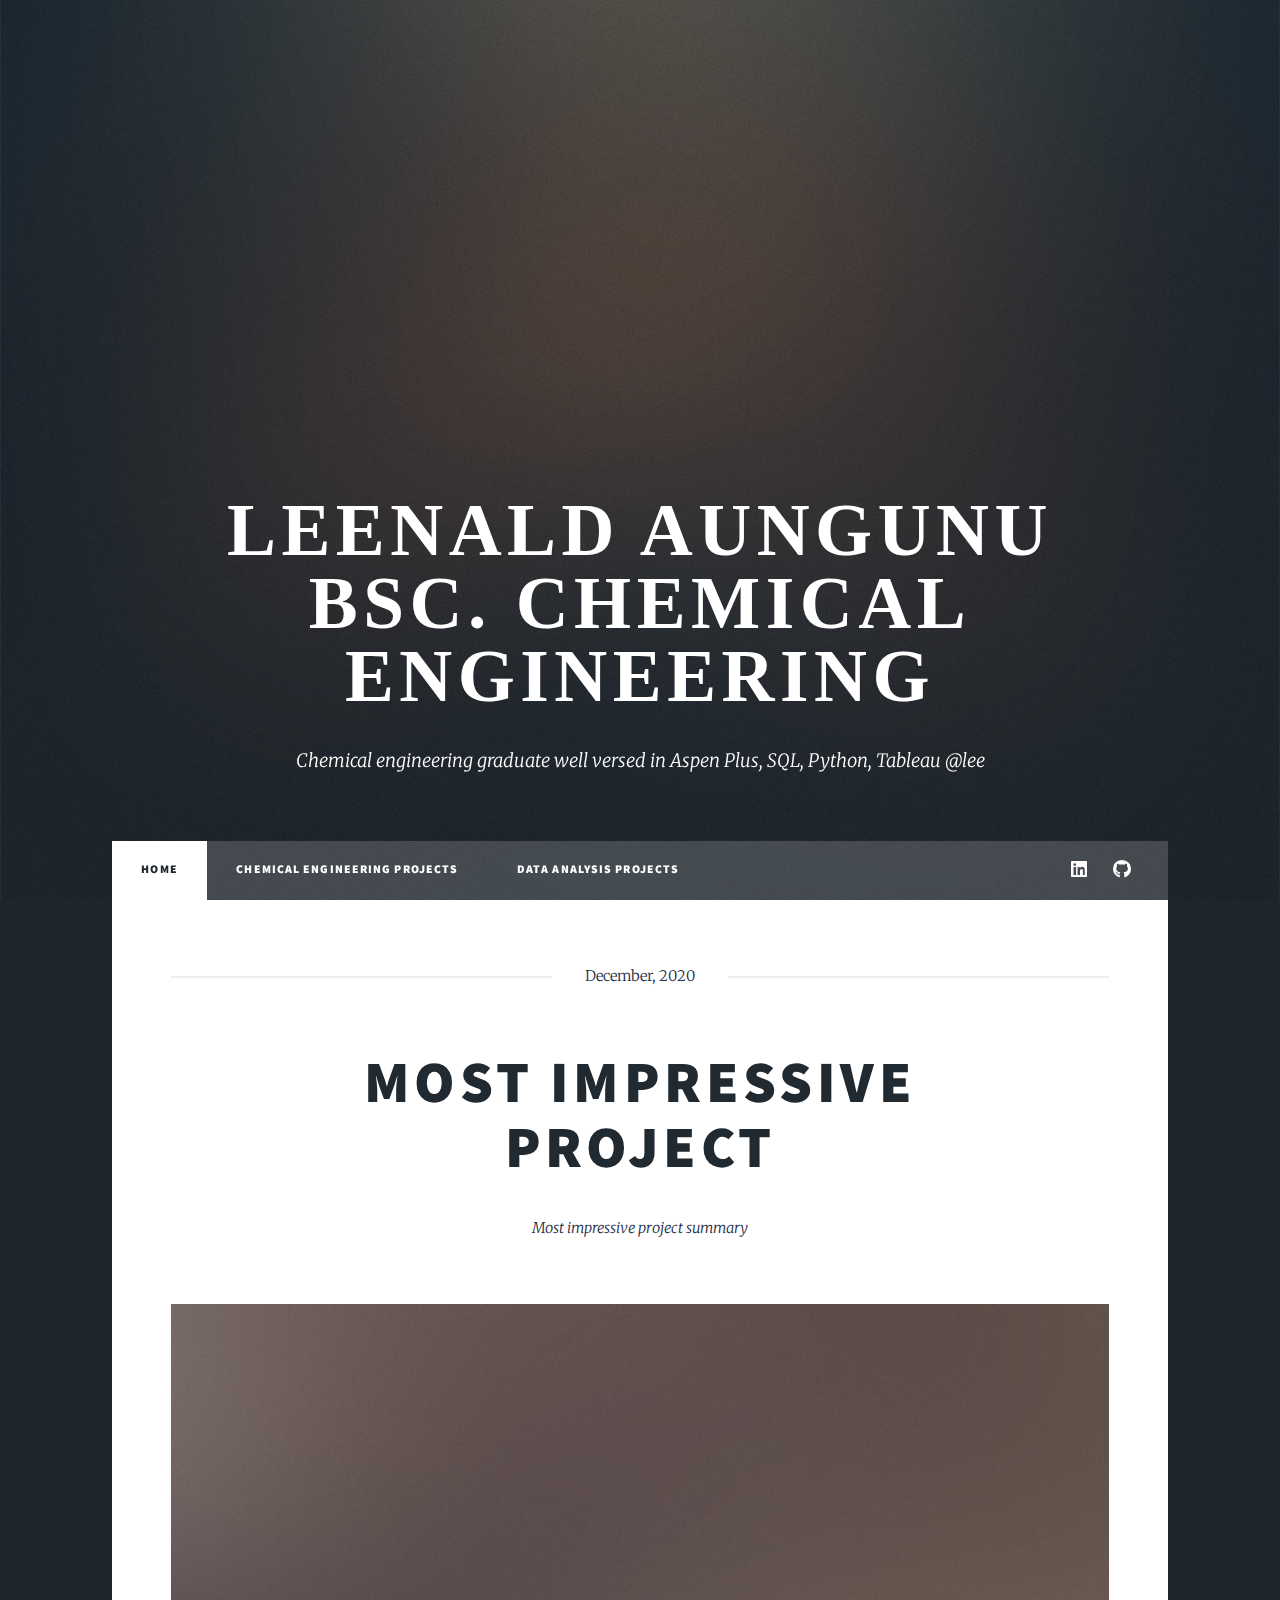
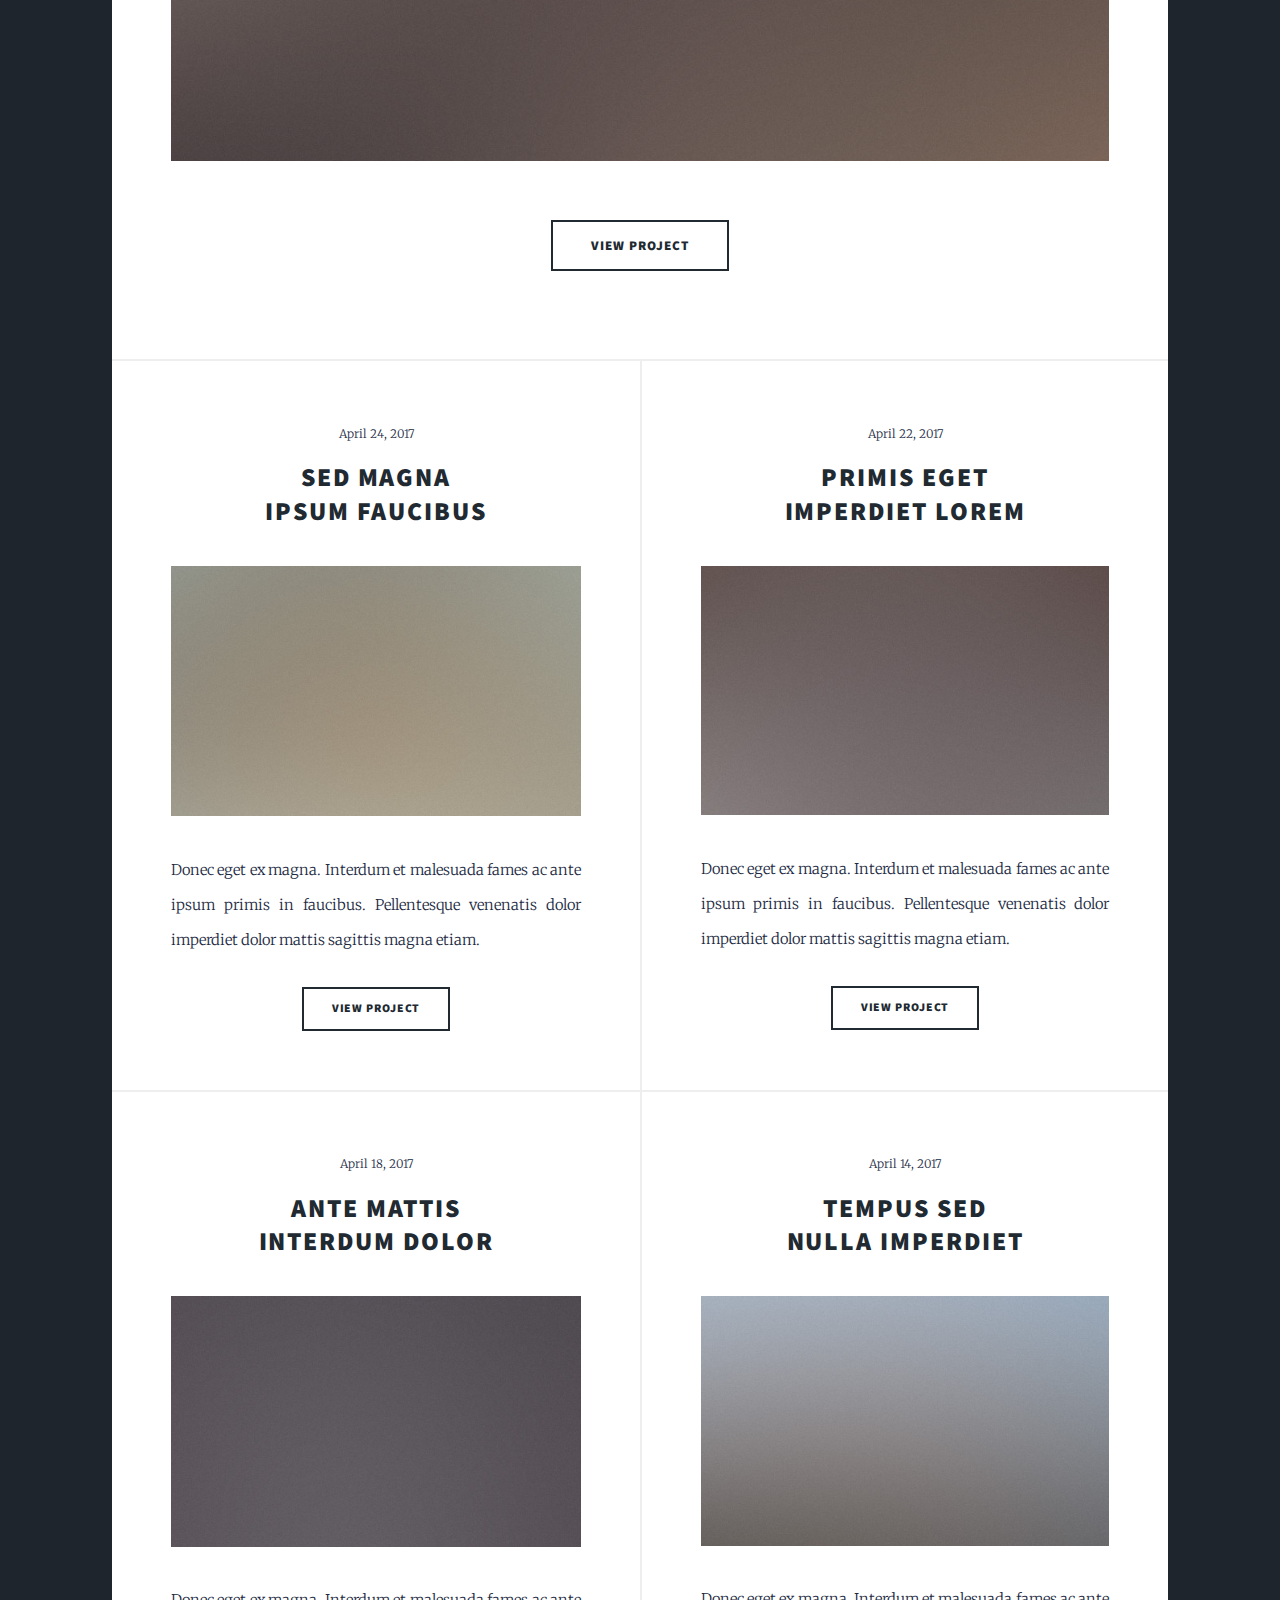
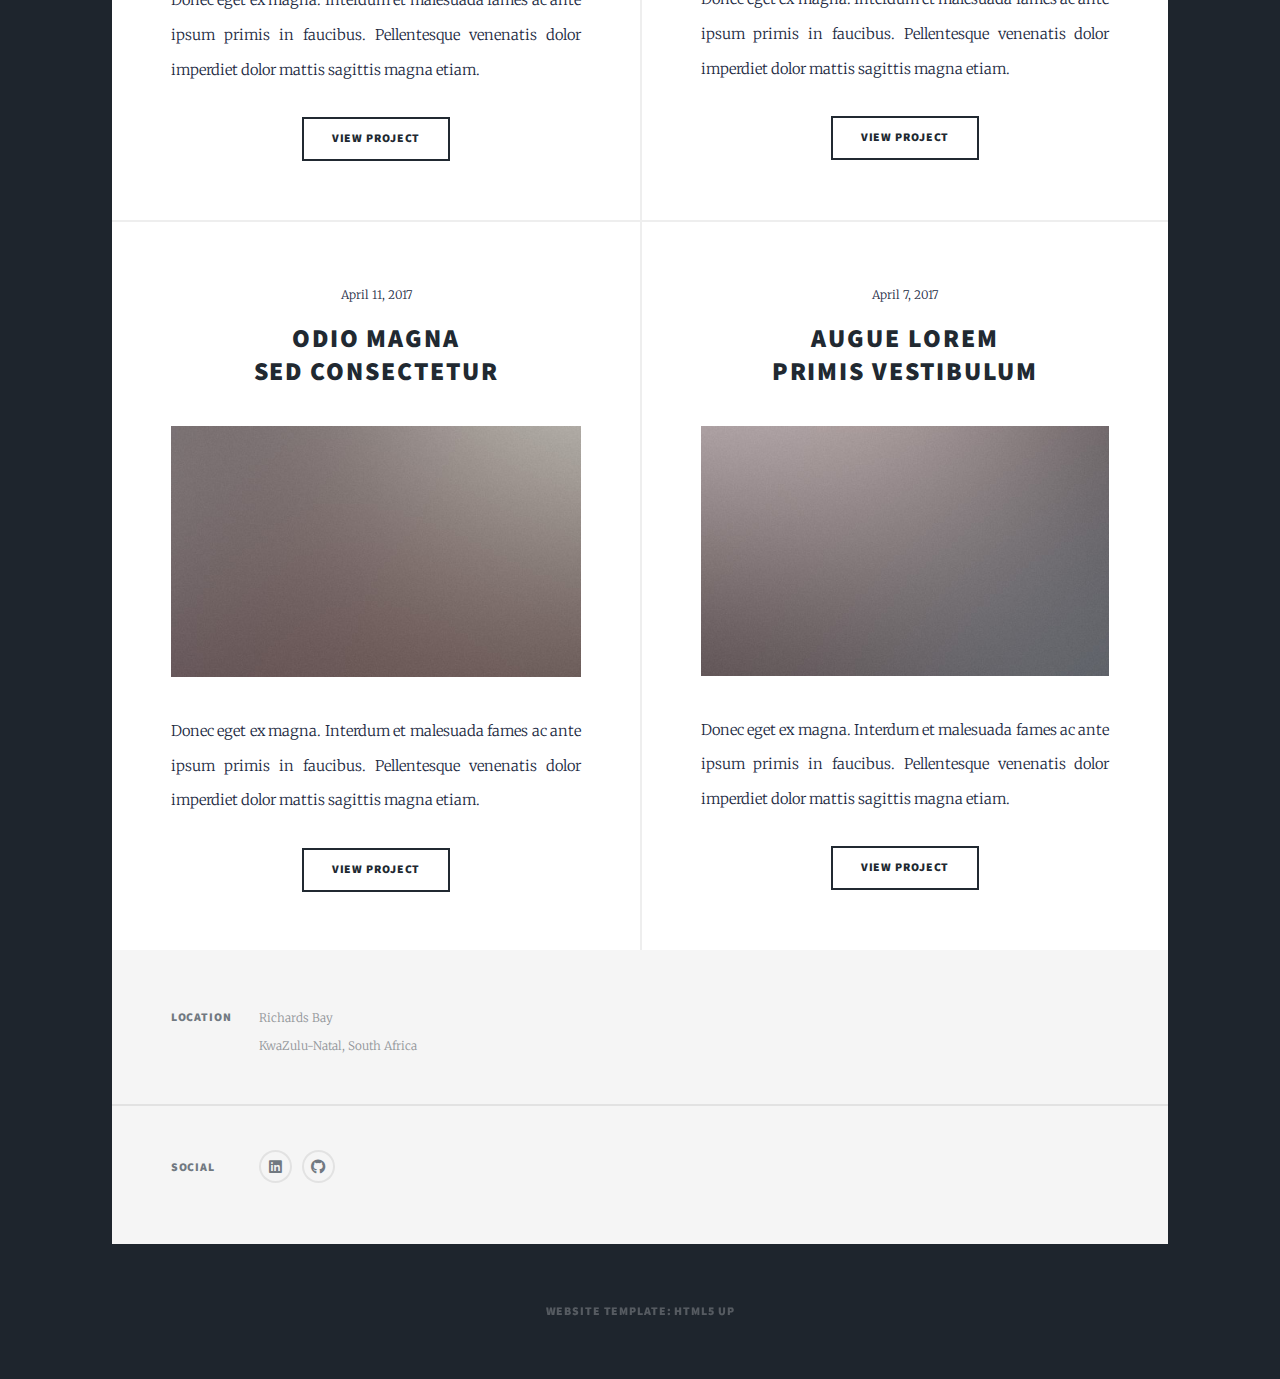
<file: index.html>
<!DOCTYPE HTML>
<!--
	Massively by HTML5 UP
	html5up.net | @ajlkn
	Free for personal and commercial use under the CCA 3.0 license (html5up.net/license)
-->
<html>
	<head>
		<title>Leenald Aungunu Portfolio</title>
		<meta charset="utf-8" />
		<meta name="viewport" content="width=device-width, initial-scale=1, user-scalable=no" />
		<link rel="stylesheet" href="assets/css/main.css" />
		<noscript><link rel="stylesheet" href="assets/css/noscript.css" /></noscript>
	</head>
	<body class="is-preload">

		<!-- Wrapper -->
			<div id="wrapper" class="fade-in">

				<!-- Intro -->
					<div id="intro">
						<h1 style="font-family: Times New Roman">Leenald Aungunu<br />
						Bsc. Chemical Engineering</h1>
						<p>Chemical engineering graduate well versed in Aspen Plus, SQL, Python, Tableau <a href="linkedin.com/in/laungunu">@lee</a></p>
						<!-- <ul class="actions">
							<li><a href="#header" class="button icon solid solo fa-arrow-down scrolly">Continue</a></li>
						</ul> -->
					</div>

				<!-- Header -->
					<!-- <header id="header">
						<a href="index.html" class="logo"></a>
					</header> -->

				<!-- Nav -->
					<nav id="nav">
						<ul class="links">
							<li class="active"><a href="index.html">Home</a></li>
							<li><a href="ChemEng.html">Chemical engineering projects</a></li>
							<li><a href="DataAnalysis.html">Data Analysis projects</a></li>
						</ul>
						<ul class="icons">
							<!--<li><a href="#" class="icon brands fa-twitter"><span class="label">Twitter</span></a></li>-->
							<!--<li><a href="#" class="icon brands fa-facebook-f"><span class="label">Facebook</span></a></li>-->
							<li><a href="https://linkedin.com/in/laungunu" class="icon brands fa-linkedin"><span class="label">LinkedIn</span></a></li>
							<li><a href="https://github.com/leenaldA" class="icon brands fa-github"><span class="label">GitHub</span></a></li>
						</ul>
					</nav>

				<!-- Main -->
					<div id="main">

						<!-- Featured Post -->
							<article class="post featured">
								<header class="major">
									<span class="date">December, 2020</span>
									<h2><a href="#">Most impressive<br />
									project</a></h2>
									<p>Most impressive project summary</p>
								</header>
								<a href="#" class="image main"><img src="images/pic01.jpg" alt="" /></a>
								<ul class="actions special">
									<li><a href="#" class="button large">View Project</a></li>
								</ul>
							</article>

						<!-- Posts -->
							<section class="posts">
								<article>
									<header>
										<span class="date">April 24, 2017</span>
										<h2><a href="#">Sed magna<br />
										ipsum faucibus</a></h2>
									</header>
									<a href="#" class="image fit"><img src="images/pic02.jpg" alt="" /></a>
									<p>Donec eget ex magna. Interdum et malesuada fames ac ante ipsum primis in faucibus. Pellentesque venenatis dolor imperdiet dolor mattis sagittis magna etiam.</p>
									<ul class="actions special">
										<li><a href="#" class="button">View Project</a></li>
									</ul>
								</article>
								<article>
									<header>
										<span class="date">April 22, 2017</span>
										<h2><a href="#">Primis eget<br />
										imperdiet lorem</a></h2>
									</header>
									<a href="#" class="image fit"><img src="images/pic03.jpg" alt="" /></a>
									<p>Donec eget ex magna. Interdum et malesuada fames ac ante ipsum primis in faucibus. Pellentesque venenatis dolor imperdiet dolor mattis sagittis magna etiam.</p>
									<ul class="actions special">
										<li><a href="#" class="button">View Project</a></li>
									</ul>
								</article>
								<article>
									<header>
										<span class="date">April 18, 2017</span>
										<h2><a href="#">Ante mattis<br />
										interdum dolor</a></h2>
									</header>
									<a href="#" class="image fit"><img src="images/pic04.jpg" alt="" /></a>
									<p>Donec eget ex magna. Interdum et malesuada fames ac ante ipsum primis in faucibus. Pellentesque venenatis dolor imperdiet dolor mattis sagittis magna etiam.</p>
									<ul class="actions special">
										<li><a href="#" class="button">View Project</a></li>
									</ul>
								</article>
								<article>
									<header>
										<span class="date">April 14, 2017</span>
										<h2><a href="#">Tempus sed<br />
										nulla imperdiet</a></h2>
									</header>
									<a href="#" class="image fit"><img src="images/pic05.jpg" alt="" /></a>
									<p>Donec eget ex magna. Interdum et malesuada fames ac ante ipsum primis in faucibus. Pellentesque venenatis dolor imperdiet dolor mattis sagittis magna etiam.</p>
									<ul class="actions special">
										<li><a href="#" class="button">View Project</a></li>
									</ul>
								</article>
								<article>
									<header>
										<span class="date">April 11, 2017</span>
										<h2><a href="#">Odio magna<br />
										sed consectetur</a></h2>
									</header>
									<a href="#" class="image fit"><img src="images/pic06.jpg" alt="" /></a>
									<p>Donec eget ex magna. Interdum et malesuada fames ac ante ipsum primis in faucibus. Pellentesque venenatis dolor imperdiet dolor mattis sagittis magna etiam.</p>
									<ul class="actions special">
										<li><a href="#" class="button">View Project</a></li>
									</ul>
								</article>
								<article>
									<header>
										<span class="date">April 7, 2017</span>
										<h2><a href="#">Augue lorem<br />
										primis vestibulum</a></h2>
									</header>
									<a href="#" class="image fit"><img src="images/pic07.jpg" alt="" /></a>
									<p>Donec eget ex magna. Interdum et malesuada fames ac ante ipsum primis in faucibus. Pellentesque venenatis dolor imperdiet dolor mattis sagittis magna etiam.</p>
									<ul class="actions special">
										<li><a href="#" class="button">View Project</a></li>
									</ul>
								</article>
							</section>

						<!-- Footer -->
							<!-- <footer>
								<div class="pagination">
									<a href="#" class="previous">Prev</a>
									<a href="#" class="page active">1</a>
									<a href="#" class="page">2</a>
									<a href="#" class="page">3</a>
									<span class="extra">&hellip;</span>
									<a href="#" class="page">8</a>
									<a href="#" class="page">9</a>
									<a href="#" class="page">10</a>
									<a href="#" class="next">Next</a>
								</div>
							</footer> -->

					</div>

				<!-- Footer -->
					<footer id="footer">
						<!-- <section>
							<form method="post" action="#">
								<div class="fields">
									<div class="field">
										<label for="name">Name</label>
										<input type="text" name="name" id="name" />
									</div>
									<div class="field">
										<label for="email">Email</label>
										<input type="text" name="email" id="email" />
									</div>
									<div class="field">
										<label for="message">Message</label>
										<textarea name="message" id="message" rows="3"></textarea>
									</div>
								</div>
								<ul class="actions">
									<li><input type="submit" value="Send Message" /></li>
								</ul>
							</form>
						</section> -->
						<section class="split contact">
							<section class="alt">
								<h3>Location</h3>
								<p>
								           Richards Bay </br> KwaZulu-Natal, South Africa</p>
							</section>
							<!-- <section>
								<h3>Phone</h3>
								<p><a href="#">(000) 000-0000</a></p>
							</section> -->
							<!-- <section>
								<h3>Email</h3>
								<p><a href="#">info@untitled.tld</a></p>
							</section> -->
							<section>
								<h3>Social</h3>
								<ul class="icons alt">
									<!-- <li><a href="#" class="icon brands alt fa-twitter"><span class="label">Twitter</span></a></li>
									<li><a href="#" class="icon brands alt fa-facebook-f"><span class="label">Facebook</span></a></li> -->
									<li><a href="https://linkedin.com/in/laungunu" class="icon brands alt fa-linkedin"><span class="label">LinkedIn</span></a></li>
									<li><a href="https://github.com/leenaldA" class="icon brands alt fa-github"><span class="label">GitHub</span></a></li>
								</ul>
							</section>
						</section>
					</footer>

				<!-- Copyright -->
					<div id="copyright">
						<ul><li>Website template: <a href="https://html5up.net">HTML5 UP</a></li></ul>
					</div>

			</div>

		<!-- Scripts -->
			<script src="assets/js/jquery.min.js"></script>
			<script src="assets/js/jquery.scrollex.min.js"></script>
			<script src="assets/js/jquery.scrolly.min.js"></script>
			<script src="assets/js/browser.min.js"></script>
			<script src="assets/js/breakpoints.min.js"></script>
			<script src="assets/js/util.js"></script>
			<script src="assets/js/main.js"></script>

	</body>
</html>
</file>
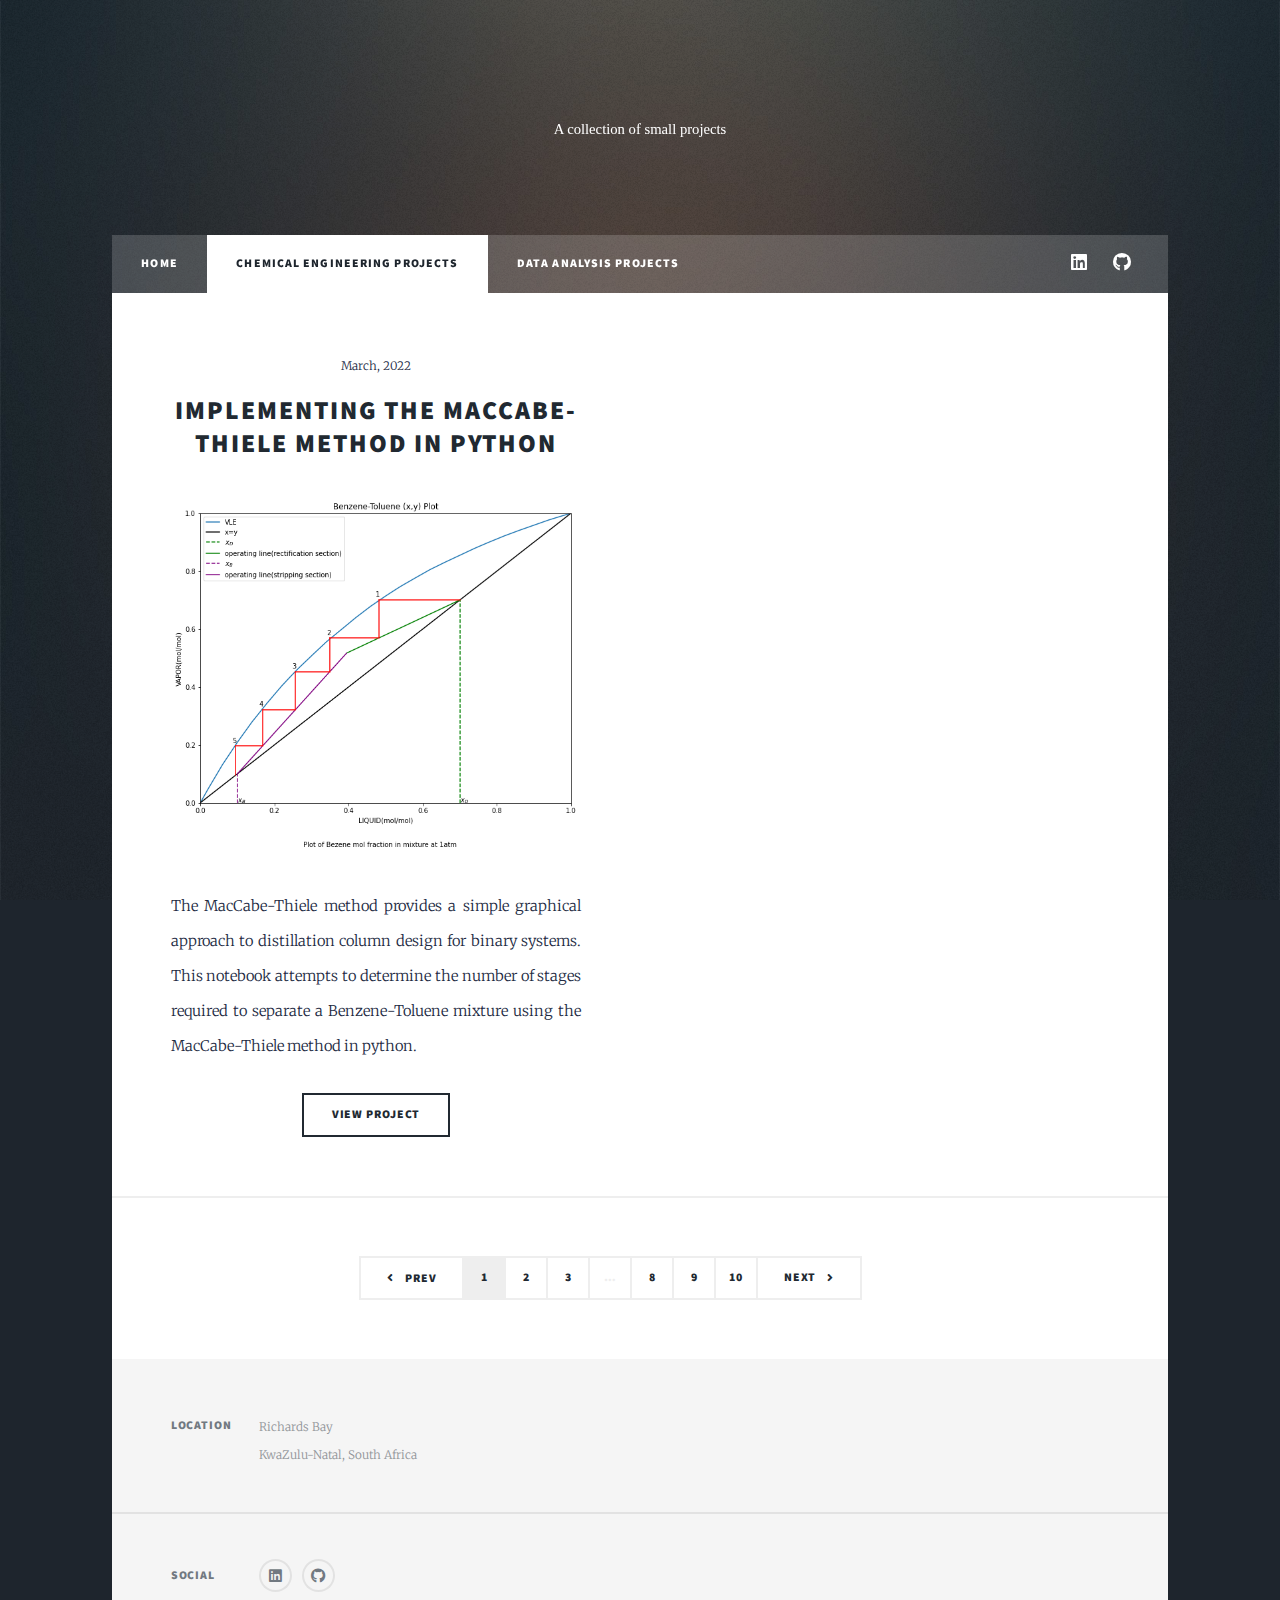
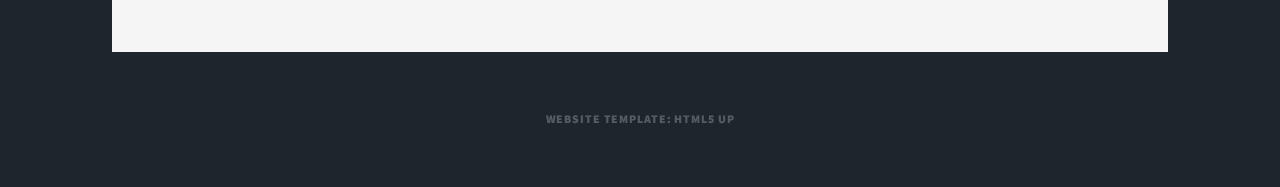
<file: ChemEng.html>
<!DOCTYPE HTML>
<!--
	Massively by HTML5 UP
	html5up.net | @ajlkn
	Free for personal and commercial use under the CCA 3.0 license (html5up.net/license)
-->
<html>
	<head>
		<title>Leenald Aungunu Portfolio</title>
		<meta charset="utf-8" />
		<meta name="viewport" content="width=device-width, initial-scale=1, user-scalable=no" />
		<link rel="stylesheet" href="assets/css/main.css" />
		<noscript><link rel="stylesheet" href="assets/css/noscript.css" /></noscript>
	</head>
	<body class="is-preload">

		<!-- Wrapper -->
			<div id="wrapper" class="fade-in">

				<!-- Intro -->
					<div id="header">
						<p style="font-family: Times New Roman">A collection of small projects</p>
						<!-- <ul class="actions">
							<li><a href="#header" class="button icon solid solo fa-arrow-down scrolly">Continue</a></li>
						</ul> -->
					</div>

				<!-- Header -->
					<!-- <header id="header">
						<a href="index.html" class="logo"></a>
					</header> -->

				<!-- Nav -->
					<nav id="nav">
						<ul class="links">
							<li><a href="index.html">Home</a></li>
							<li class="active"><a href="ChemEng.html">Chemical Engineering Projects</a></li>
							<li><a href="DataAnalysis.html">Data Analysis projects</a></li>
						</ul>
						<ul class="icons">
							<!--<li><a href="#" class="icon brands fa-twitter"><span class="label">Twitter</span></a></li>-->
							<!--<li><a href="#" class="icon brands fa-facebook-f"><span class="label">Facebook</span></a></li>-->
							<li><a href="https://linkedin.com/in/laungunu" class="icon brands fa-linkedin"><span class="label">LinkedIn</span></a></li>
							<li><a href="https://github.com/leenaldA" class="icon brands fa-github"><span class="label">GitHub</span></a></li>
						</ul>
					</nav>

				<!-- Main -->
					<div id="main">

						<!-- Featured Post -->
							<!-- <article class="post featured">
								<header class="major">
									<span class="date">December, 2020</span>
									<h2><a href="#">Most impressive<br />
									project</a></h2>
									<p>Most impressive project summary</p>
								</header>
								<a href="#" class="image main"><img src="images/pic01.jpg" alt="" /></a>
								<ul class="actions special">
									<li><a href="#" class="button large">View Project</a></li>
								</ul>
							</article> -->

						<!-- Posts -->
							<section class="posts">
								<article>
									<header>
										<span class="date">March, 2022</span>
										<h2><a href="./ChemEng/maccabet_project.html">Implementing the MacCabe-Thiele method in python</h2>
									</header>
									<a href="./ChemEng/maccabet_project.html" class="image fit"><img src="images/Maccabe_thiele_thumbnail.png" alt="" /></a>
									<p>The MacCabe-Thiele method provides a simple graphical approach to distillation column design for binary systems.
										This notebook attempts to determine the number of stages required to separate a Benzene-Toluene mixture using the MacCabe-Thiele method in python.
									</p>
									<ul class="actions special">
										<li><a href="./ChemEng/maccabet_project.html" class="button">View Project</a></li>
									</ul>
								</article>
								<!-- <article>
									<header>
										<span class="date">April 22, 2017</span>
										<h2><a href="#">Primis eget<br />
										imperdiet lorem</a></h2>
									</header>
									<a href="#" class="image fit"><img src="images/pic03.jpg" alt="" /></a>
									<p>Donec eget ex magna. Interdum et malesuada fames ac ante ipsum primis in faucibus. Pellentesque venenatis dolor imperdiet dolor mattis sagittis magna etiam.</p>
									<ul class="actions special">
										<li><a href="#" class="button">View Project</a></li>
									</ul>
								</article>
								<article>
									<header>
										<span class="date">April 18, 2017</span>
										<h2><a href="#">Ante mattis<br />
										interdum dolor</a></h2>
									</header>
									<a href="#" class="image fit"><img src="images/pic04.jpg" alt="" /></a>
									<p>Donec eget ex magna. Interdum et malesuada fames ac ante ipsum primis in faucibus. Pellentesque venenatis dolor imperdiet dolor mattis sagittis magna etiam.</p>
									<ul class="actions special">
										<li><a href="#" class="button">View Project</a></li>
									</ul>
								</article>
								<article>
									<header>
										<span class="date">April 14, 2017</span>
										<h2><a href="#">Tempus sed<br />
										nulla imperdiet</a></h2>
									</header>
									<a href="#" class="image fit"><img src="images/pic05.jpg" alt="" /></a>
									<p>Donec eget ex magna. Interdum et malesuada fames ac ante ipsum primis in faucibus. Pellentesque venenatis dolor imperdiet dolor mattis sagittis magna etiam.</p>
									<ul class="actions special">
										<li><a href="#" class="button">View Project</a></li>
									</ul>
								</article>
								<article>
									<header>
										<span class="date">April 11, 2017</span>
										<h2><a href="#">Odio magna<br />
										sed consectetur</a></h2>
									</header>
									<a href="#" class="image fit"><img src="images/pic06.jpg" alt="" /></a>
									<p>Donec eget ex magna. Interdum et malesuada fames ac ante ipsum primis in faucibus. Pellentesque venenatis dolor imperdiet dolor mattis sagittis magna etiam.</p>
									<ul class="actions special">
										<li><a href="#" class="button">View Project</a></li>
									</ul>
								</article>
								<article>
									<header>
										<span class="date">April 7, 2017</span>
										<h2><a href="#">Augue lorem<br />
										primis vestibulum</a></h2>
									</header>
									<a href="#" class="image fit"><img src="images/pic07.jpg" alt="" /></a>
									<p>Donec eget ex magna. Interdum et malesuada fames ac ante ipsum primis in faucibus. Pellentesque venenatis dolor imperdiet dolor mattis sagittis magna etiam.</p>
									<ul class="actions special">
										<li><a href="#" class="button">View Project</a></li>
									</ul>
								</article> -->
							</section>

						<!-- Footer -->
							<footer>
								<div class="pagination">
									<a href="#" class="previous">Prev</a>
									<a href="#" class="page active">1</a>
									<a href="#" class="page">2</a>
									<a href="#" class="page">3</a>
									<span class="extra">&hellip;</span>
									<a href="#" class="page">8</a>
									<a href="#" class="page">9</a>
									<a href="#" class="page">10</a>
									<a href="#" class="next">Next</a>
								</div>
							</footer>

					</div>

				<!-- Footer -->
					<footer id="footer">
						<!-- <section>
							<form method="post" action="#">
								<div class="fields">
									<div class="field">
										<label for="name">Name</label>
										<input type="text" name="name" id="name" />
									</div>
									<div class="field">
										<label for="email">Email</label>
										<input type="text" name="email" id="email" />
									</div>
									<div class="field">
										<label for="message">Message</label>
										<textarea name="message" id="message" rows="3"></textarea>
									</div>
								</div>
								<ul class="actions">
									<li><input type="submit" value="Send Message" /></li>
								</ul>
							</form>
						</section> -->
						<section class="split contact">
							<section class="alt">
								<h3>Location</h3>
								<p>
								           Richards Bay </br> KwaZulu-Natal, South Africa</p>
							</section>
							<!-- <section>
								<h3>Phone</h3>
								<p><a href="#">(000) 000-0000</a></p>
							</section> -->
							<!-- <section>
								<h3>Email</h3>
								<p><a href="#">info@untitled.tld</a></p>
							</section> -->
							<section>
								<h3>Social</h3>
								<ul class="icons alt">
									<!-- <li><a href="#" class="icon brands alt fa-twitter"><span class="label">Twitter</span></a></li>
									<li><a href="#" class="icon brands alt fa-facebook-f"><span class="label">Facebook</span></a></li> -->
									<li><a href="https://linkedin.com/in/laungunu" class="icon brands alt fa-linkedin"><span class="label">LinkedIn</span></a></li>
									<li><a href="https://github.com/leenaldA" class="icon brands alt fa-github"><span class="label">GitHub</span></a></li>
								</ul>
							</section>
						</section>
					</footer>

				<!-- Copyright -->
					<div id="copyright">
						<ul><li>Website template: <a href="https://html5up.net">HTML5 UP</a></li></ul>
					</div>

			</div>

		<!-- Scripts -->
			<script src="assets/js/jquery.min.js"></script>
			<script src="assets/js/jquery.scrollex.min.js"></script>
			<script src="assets/js/jquery.scrolly.min.js"></script>
			<script src="assets/js/browser.min.js"></script>
			<script src="assets/js/breakpoints.min.js"></script>
			<script src="assets/js/util.js"></script>
			<script src="assets/js/main.js"></script>

	</body>
</html>
</file>
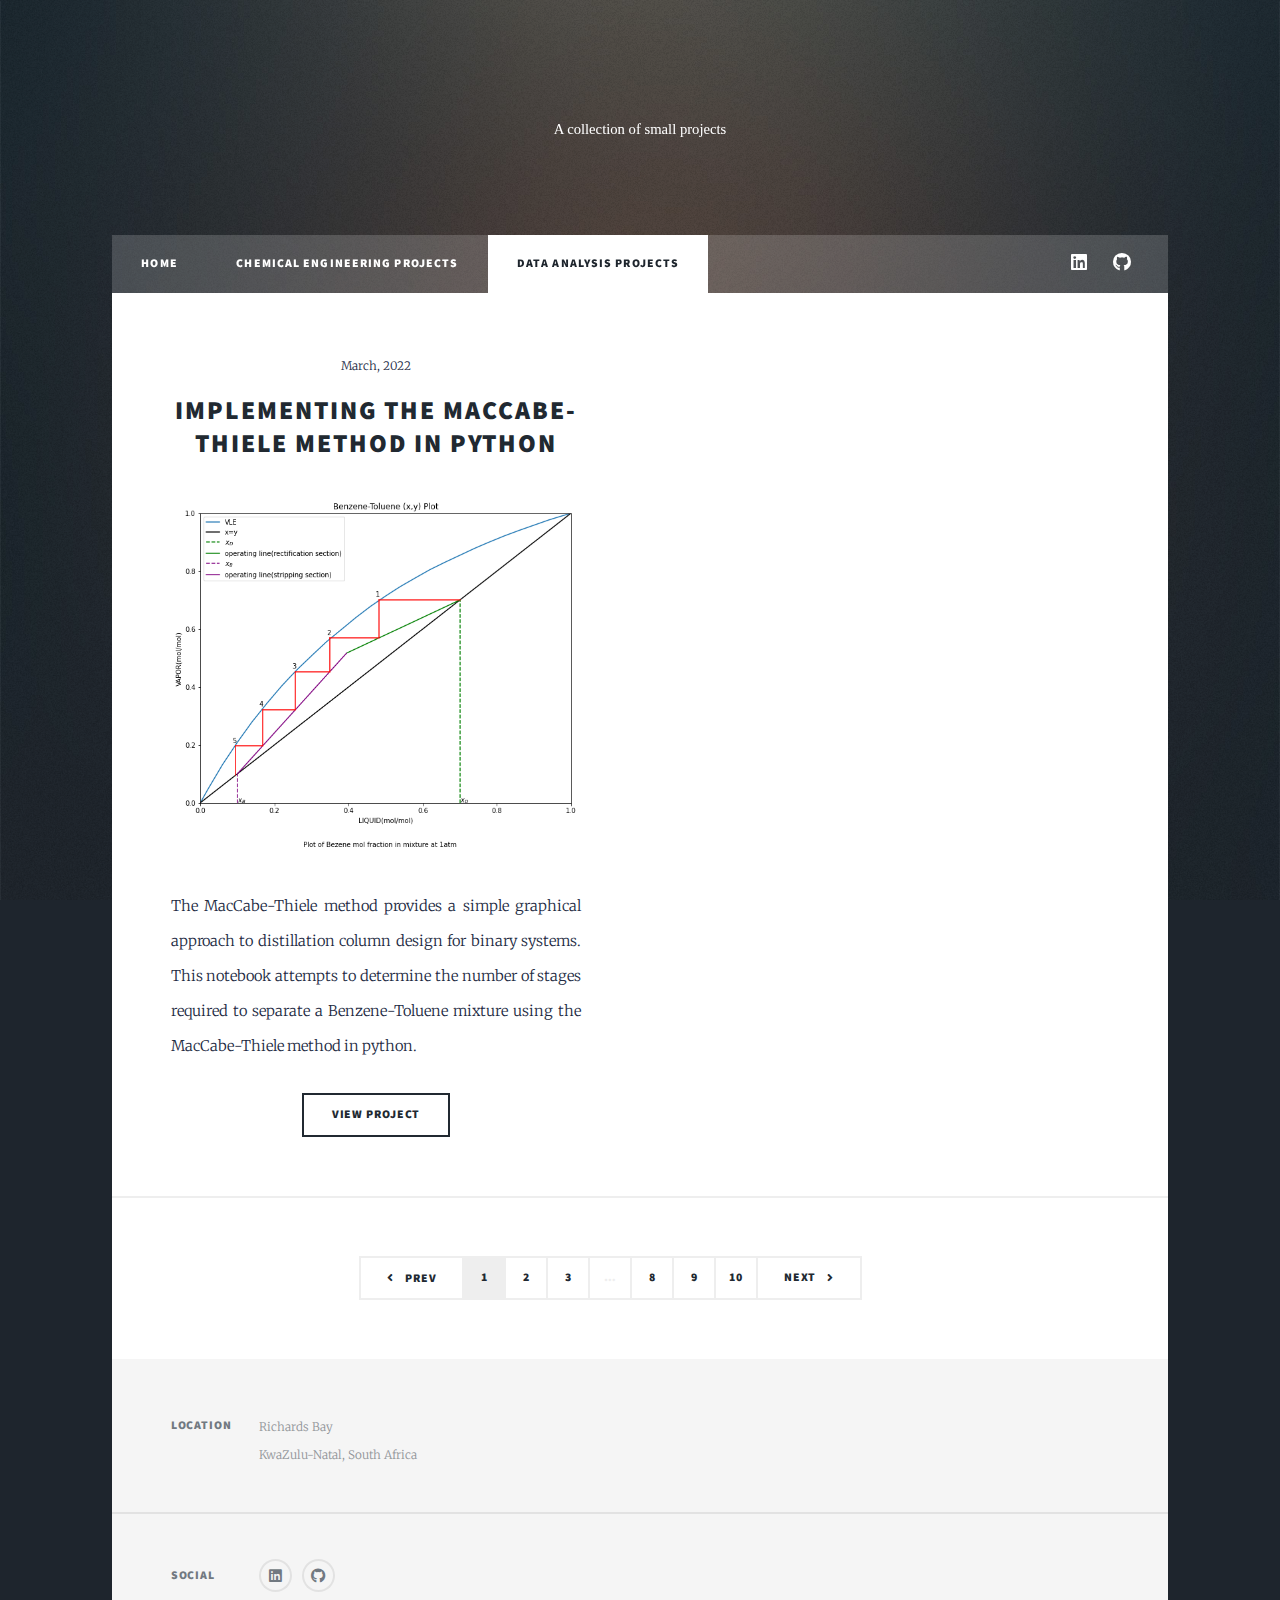
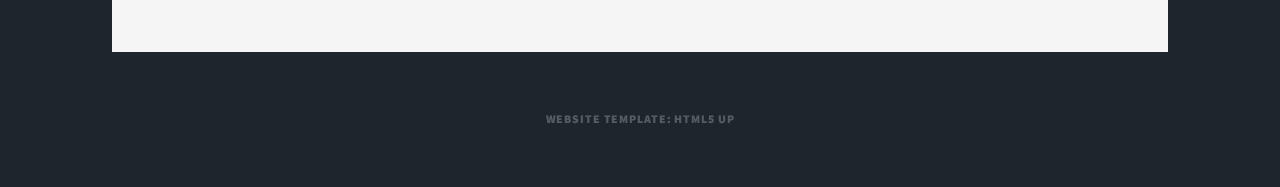
<file: DataAnalysis.html>
<!DOCTYPE HTML>
<!--
	Massively by HTML5 UP
	html5up.net | @ajlkn
	Free for personal and commercial use under the CCA 3.0 license (html5up.net/license)
-->
<html>
	<head>
		<title>Leenald Aungunu Portfolio</title>
		<meta charset="utf-8" />
		<meta name="viewport" content="width=device-width, initial-scale=1, user-scalable=no" />
		<link rel="stylesheet" href="assets/css/main.css" />
		<noscript><link rel="stylesheet" href="assets/css/noscript.css" /></noscript>
	</head>
	<body class="is-preload">

		<!-- Wrapper -->
			<div id="wrapper" class="fade-in">

				<!-- Intro -->
					<div id="header">
						<p style="font-family: Times New Roman">A collection of small projects</p>
						<!-- <ul class="actions">
							<li><a href="#header" class="button icon solid solo fa-arrow-down scrolly">Continue</a></li>
						</ul> -->
					</div>

				<!-- Header -->
					<!-- <header id="header">
						<a href="index.html" class="logo"></a>
					</header> -->

				<!-- Nav -->
					<nav id="nav">
						<ul class="links">
							<li><a href="index.html">Home</a></li>
							<li><a href="ChemEng.html">Chemical Engineering Projects</a></li>
							<li class="active"><a href="DataAnalysis.html">Data Analysis projects</a></li>
						</ul>
						<ul class="icons">
							<!--<li><a href="#" class="icon brands fa-twitter"><span class="label">Twitter</span></a></li>-->
							<!--<li><a href="#" class="icon brands fa-facebook-f"><span class="label">Facebook</span></a></li>-->
							<li><a href="https://linkedin.com/in/laungunu" class="icon brands fa-linkedin"><span class="label">LinkedIn</span></a></li>
							<li><a href="https://github.com/leenaldA" class="icon brands fa-github"><span class="label">GitHub</span></a></li>
						</ul>
					</nav>

				<!-- Main -->
					<div id="main">

						<!-- Featured Post -->
							<!-- <article class="post featured">
								<header class="major">
									<span class="date">December, 2020</span>
									<h2><a href="#">Most impressive<br />
									project</a></h2>
									<p>Most impressive project summary</p>
								</header>
								<a href="#" class="image main"><img src="images/pic01.jpg" alt="" /></a>
								<ul class="actions special">
									<li><a href="#" class="button large">View Project</a></li>
								</ul>
							</article> -->

						<!-- Posts -->
							<section class="posts">
								<article>
									<header>
										<span class="date">March, 2022</span>
										<h2><a href="./ChemEng/maccabet_project.html">Implementing the MacCabe-Thiele method in python</h2>
									</header>
									<a href="./ChemEng/maccabet_project.html" class="image fit"><img src="images/Maccabe_thiele_thumbnail.png" alt="" /></a>
									<p>The MacCabe-Thiele method provides a simple graphical approach to distillation column design for binary systems.
										This notebook attempts to determine the number of stages required to separate a Benzene-Toluene mixture using the MacCabe-Thiele method in python.
									</p>
									<ul class="actions special">
										<li><a href="./ChemEng/maccabet_project.html" class="button">View Project</a></li>
									</ul>
								</article>
								<!-- <article>
									<header>
										<span class="date">April 22, 2017</span>
										<h2><a href="#">Primis eget<br />
										imperdiet lorem</a></h2>
									</header>
									<a href="#" class="image fit"><img src="images/pic03.jpg" alt="" /></a>
									<p>Donec eget ex magna. Interdum et malesuada fames ac ante ipsum primis in faucibus. Pellentesque venenatis dolor imperdiet dolor mattis sagittis magna etiam.</p>
									<ul class="actions special">
										<li><a href="#" class="button">View Project</a></li>
									</ul>
								</article>
								<article>
									<header>
										<span class="date">April 18, 2017</span>
										<h2><a href="#">Ante mattis<br />
										interdum dolor</a></h2>
									</header>
									<a href="#" class="image fit"><img src="images/pic04.jpg" alt="" /></a>
									<p>Donec eget ex magna. Interdum et malesuada fames ac ante ipsum primis in faucibus. Pellentesque venenatis dolor imperdiet dolor mattis sagittis magna etiam.</p>
									<ul class="actions special">
										<li><a href="#" class="button">View Project</a></li>
									</ul>
								</article>
								<article>
									<header>
										<span class="date">April 14, 2017</span>
										<h2><a href="#">Tempus sed<br />
										nulla imperdiet</a></h2>
									</header>
									<a href="#" class="image fit"><img src="images/pic05.jpg" alt="" /></a>
									<p>Donec eget ex magna. Interdum et malesuada fames ac ante ipsum primis in faucibus. Pellentesque venenatis dolor imperdiet dolor mattis sagittis magna etiam.</p>
									<ul class="actions special">
										<li><a href="#" class="button">View Project</a></li>
									</ul>
								</article>
								<article>
									<header>
										<span class="date">April 11, 2017</span>
										<h2><a href="#">Odio magna<br />
										sed consectetur</a></h2>
									</header>
									<a href="#" class="image fit"><img src="images/pic06.jpg" alt="" /></a>
									<p>Donec eget ex magna. Interdum et malesuada fames ac ante ipsum primis in faucibus. Pellentesque venenatis dolor imperdiet dolor mattis sagittis magna etiam.</p>
									<ul class="actions special">
										<li><a href="#" class="button">View Project</a></li>
									</ul>
								</article>
								<article>
									<header>
										<span class="date">April 7, 2017</span>
										<h2><a href="#">Augue lorem<br />
										primis vestibulum</a></h2>
									</header>
									<a href="#" class="image fit"><img src="images/pic07.jpg" alt="" /></a>
									<p>Donec eget ex magna. Interdum et malesuada fames ac ante ipsum primis in faucibus. Pellentesque venenatis dolor imperdiet dolor mattis sagittis magna etiam.</p>
									<ul class="actions special">
										<li><a href="#" class="button">View Project</a></li>
									</ul>
								</article> -->
							</section>

						<!-- Footer -->
							<footer>
								<div class="pagination">
									<a href="#" class="previous">Prev</a>
									<a href="#" class="page active">1</a>
									<a href="#" class="page">2</a>
									<a href="#" class="page">3</a>
									<span class="extra">&hellip;</span>
									<a href="#" class="page">8</a>
									<a href="#" class="page">9</a>
									<a href="#" class="page">10</a>
									<a href="#" class="next">Next</a>
								</div>
							</footer>

					</div>

				<!-- Footer -->
					<footer id="footer">
						<!-- <section>
							<form method="post" action="#">
								<div class="fields">
									<div class="field">
										<label for="name">Name</label>
										<input type="text" name="name" id="name" />
									</div>
									<div class="field">
										<label for="email">Email</label>
										<input type="text" name="email" id="email" />
									</div>
									<div class="field">
										<label for="message">Message</label>
										<textarea name="message" id="message" rows="3"></textarea>
									</div>
								</div>
								<ul class="actions">
									<li><input type="submit" value="Send Message" /></li>
								</ul>
							</form>
						</section> -->
						<section class="split contact">
							<section class="alt">
								<h3>Location</h3>
								<p>
								           Richards Bay </br> KwaZulu-Natal, South Africa</p>
							</section>
							<!-- <section>
								<h3>Phone</h3>
								<p><a href="#">(000) 000-0000</a></p>
							</section> -->
							<!-- <section>
								<h3>Email</h3>
								<p><a href="#">info@untitled.tld</a></p>
							</section> -->
							<section>
								<h3>Social</h3>
								<ul class="icons alt">
									<!-- <li><a href="#" class="icon brands alt fa-twitter"><span class="label">Twitter</span></a></li>
									<li><a href="#" class="icon brands alt fa-facebook-f"><span class="label">Facebook</span></a></li> -->
									<li><a href="https://linkedin.com/in/laungunu" class="icon brands alt fa-linkedin"><span class="label">LinkedIn</span></a></li>
									<li><a href="https://github.com/leenaldA" class="icon brands alt fa-github"><span class="label">GitHub</span></a></li>
								</ul>
							</section>
						</section>
					</footer>

				<!-- Copyright -->
					<div id="copyright">
						<ul><li>Website template: <a href="https://html5up.net">HTML5 UP</a></li></ul>
					</div>

			</div>

		<!-- Scripts -->
			<script src="assets/js/jquery.min.js"></script>
			<script src="assets/js/jquery.scrollex.min.js"></script>
			<script src="assets/js/jquery.scrolly.min.js"></script>
			<script src="assets/js/browser.min.js"></script>
			<script src="assets/js/breakpoints.min.js"></script>
			<script src="assets/js/util.js"></script>
			<script src="assets/js/main.js"></script>

	</body>
</html>
</file>
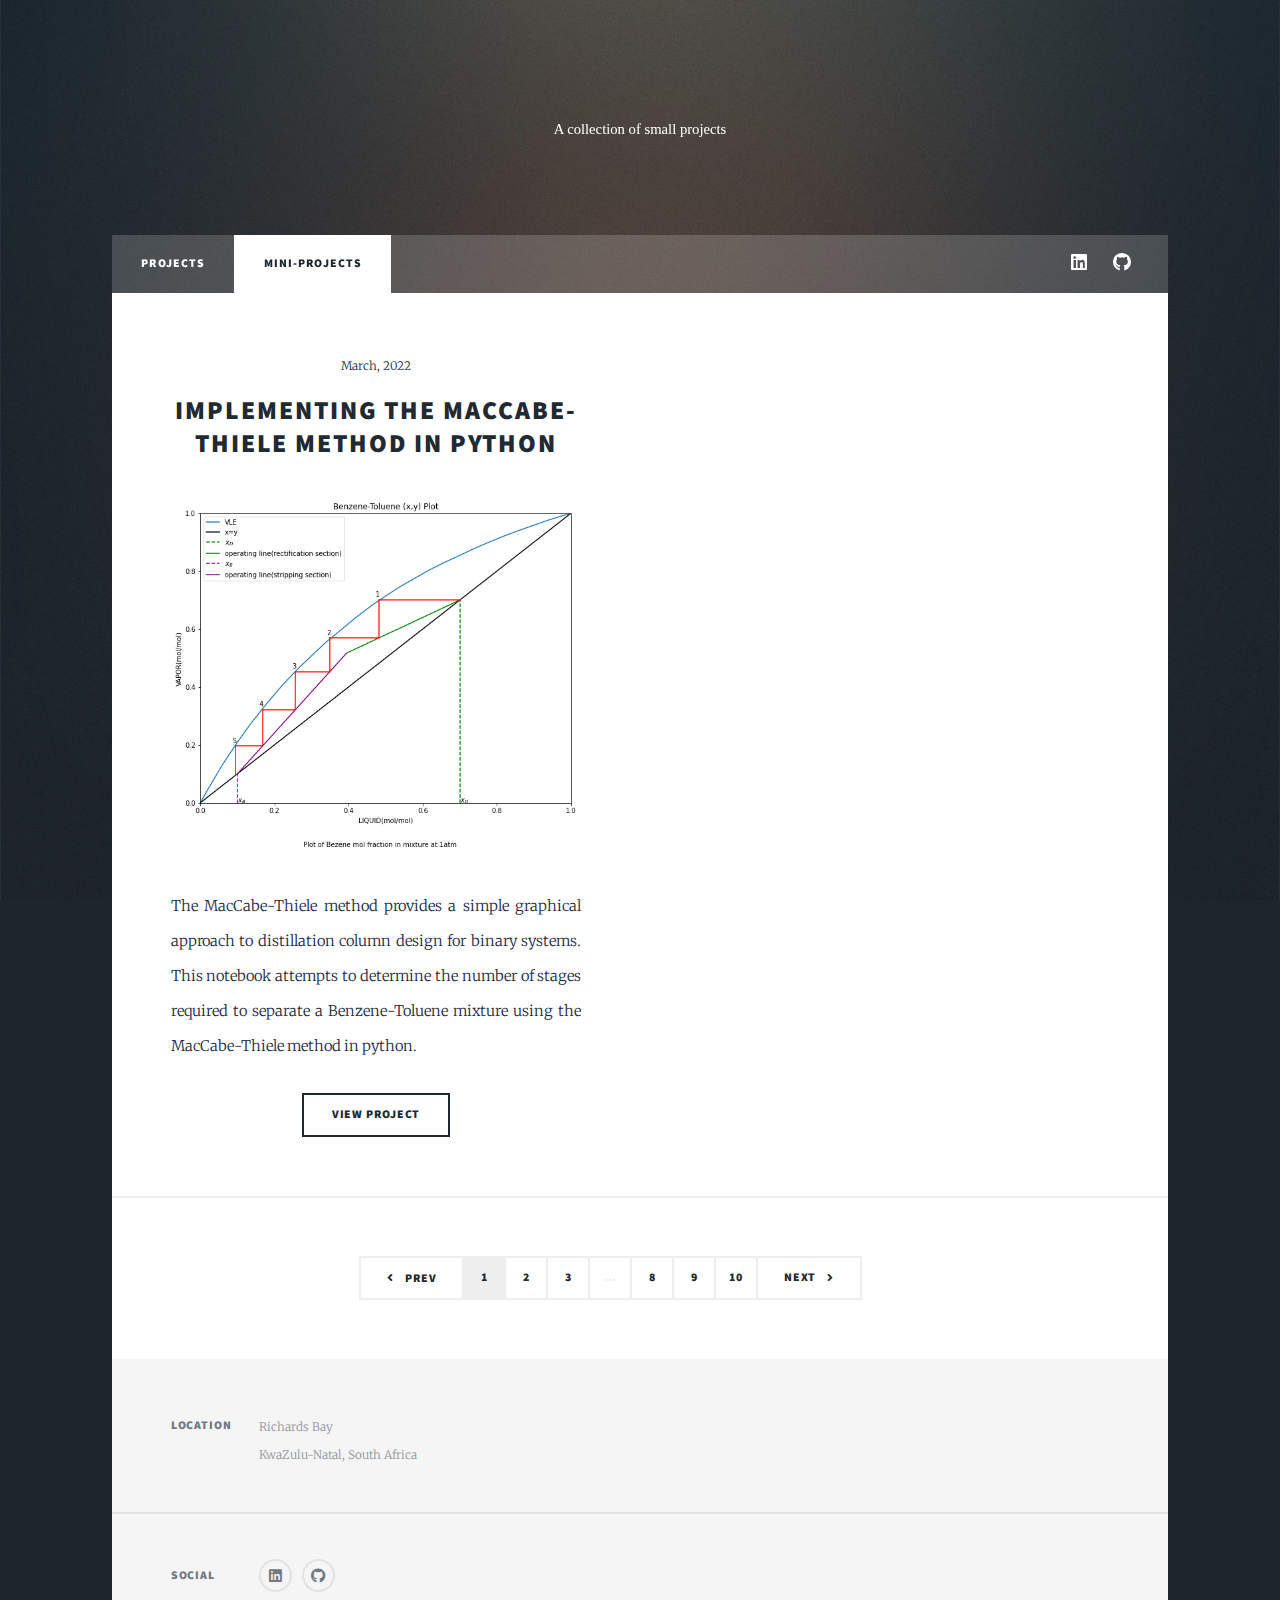
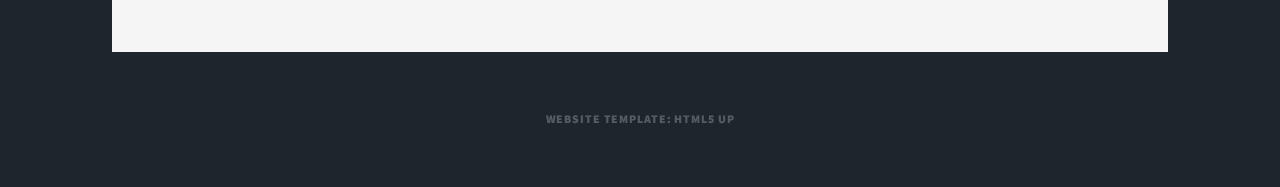
<file: mini_projects.html>
<!DOCTYPE HTML>
<!--
	Massively by HTML5 UP
	html5up.net | @ajlkn
	Free for personal and commercial use under the CCA 3.0 license (html5up.net/license)
-->
<html>
	<head>
		<title>Leenald Aungunu Portfolio</title>
		<meta charset="utf-8" />
		<meta name="viewport" content="width=device-width, initial-scale=1, user-scalable=no" />
		<link rel="stylesheet" href="assets/css/main.css" />
		<noscript><link rel="stylesheet" href="assets/css/noscript.css" /></noscript>
	</head>
	<body class="is-preload">

		<!-- Wrapper -->
			<div id="wrapper" class="fade-in">

				<!-- Intro -->
					<div id="header">
						<p style="font-family: Times New Roman">A collection of small projects</p>
						<!-- <ul class="actions">
							<li><a href="#header" class="button icon solid solo fa-arrow-down scrolly">Continue</a></li>
						</ul> -->
					</div>

				<!-- Header -->
					<!-- <header id="header">
						<a href="index.html" class="logo"></a>
					</header> -->

				<!-- Nav -->
					<nav id="nav">
						<ul class="links">
							<li><a href="index.html">Projects</a></li>
							<li class="active"><a href="mini_projects.html">Mini-Projects</a></li>
							<!-- <li><a href="Distillation.html">Elements Reference</a></li> -->
						</ul>
						<ul class="icons">
							<!--<li><a href="#" class="icon brands fa-twitter"><span class="label">Twitter</span></a></li>-->
							<!--<li><a href="#" class="icon brands fa-facebook-f"><span class="label">Facebook</span></a></li>-->
							<li><a href="https://linkedin.com/in/laungunu" class="icon brands fa-linkedin"><span class="label">LinkedIn</span></a></li>
							<li><a href="https://github.com/leenaldA" class="icon brands fa-github"><span class="label">GitHub</span></a></li>
						</ul>
					</nav>

				<!-- Main -->
					<div id="main">

						<!-- Featured Post -->
							<!-- <article class="post featured">
								<header class="major">
									<span class="date">December, 2020</span>
									<h2><a href="#">Most impressive<br />
									project</a></h2>
									<p>Most impressive project summary</p>
								</header>
								<a href="#" class="image main"><img src="images/pic01.jpg" alt="" /></a>
								<ul class="actions special">
									<li><a href="#" class="button large">View Project</a></li>
								</ul>
							</article> -->

						<!-- Posts -->
							<section class="posts">
								<article>
									<header>
										<span class="date">March, 2022</span>
										<h2><a href="./ChemEng/maccabet.html">Implementing the MacCabe-Thiele method in python</h2>
									</header>
									<a href="./ChemEng/maccabet.html" class="image fit"><img src="images/Maccabe_thiele_thumbnail.png" alt="" /></a>
									<p>The MacCabe-Thiele method provides a simple graphical approach to distillation column design for binary systems.
										This notebook attempts to determine the number of stages required to separate a Benzene-Toluene mixture using the MacCabe-Thiele method in python.
									</p>
									<ul class="actions special">
										<li><a href="./ChemEng/maccabet.html" class="button">View Project</a></li>
									</ul>
								</article>
								<!-- <article>
									<header>
										<span class="date">April 22, 2017</span>
										<h2><a href="#">Primis eget<br />
										imperdiet lorem</a></h2>
									</header>
									<a href="#" class="image fit"><img src="images/pic03.jpg" alt="" /></a>
									<p>Donec eget ex magna. Interdum et malesuada fames ac ante ipsum primis in faucibus. Pellentesque venenatis dolor imperdiet dolor mattis sagittis magna etiam.</p>
									<ul class="actions special">
										<li><a href="#" class="button">View Project</a></li>
									</ul>
								</article>
								<article>
									<header>
										<span class="date">April 18, 2017</span>
										<h2><a href="#">Ante mattis<br />
										interdum dolor</a></h2>
									</header>
									<a href="#" class="image fit"><img src="images/pic04.jpg" alt="" /></a>
									<p>Donec eget ex magna. Interdum et malesuada fames ac ante ipsum primis in faucibus. Pellentesque venenatis dolor imperdiet dolor mattis sagittis magna etiam.</p>
									<ul class="actions special">
										<li><a href="#" class="button">View Project</a></li>
									</ul>
								</article>
								<article>
									<header>
										<span class="date">April 14, 2017</span>
										<h2><a href="#">Tempus sed<br />
										nulla imperdiet</a></h2>
									</header>
									<a href="#" class="image fit"><img src="images/pic05.jpg" alt="" /></a>
									<p>Donec eget ex magna. Interdum et malesuada fames ac ante ipsum primis in faucibus. Pellentesque venenatis dolor imperdiet dolor mattis sagittis magna etiam.</p>
									<ul class="actions special">
										<li><a href="#" class="button">View Project</a></li>
									</ul>
								</article>
								<article>
									<header>
										<span class="date">April 11, 2017</span>
										<h2><a href="#">Odio magna<br />
										sed consectetur</a></h2>
									</header>
									<a href="#" class="image fit"><img src="images/pic06.jpg" alt="" /></a>
									<p>Donec eget ex magna. Interdum et malesuada fames ac ante ipsum primis in faucibus. Pellentesque venenatis dolor imperdiet dolor mattis sagittis magna etiam.</p>
									<ul class="actions special">
										<li><a href="#" class="button">View Project</a></li>
									</ul>
								</article>
								<article>
									<header>
										<span class="date">April 7, 2017</span>
										<h2><a href="#">Augue lorem<br />
										primis vestibulum</a></h2>
									</header>
									<a href="#" class="image fit"><img src="images/pic07.jpg" alt="" /></a>
									<p>Donec eget ex magna. Interdum et malesuada fames ac ante ipsum primis in faucibus. Pellentesque venenatis dolor imperdiet dolor mattis sagittis magna etiam.</p>
									<ul class="actions special">
										<li><a href="#" class="button">View Project</a></li>
									</ul>
								</article> -->
							</section>

						<!-- Footer -->
							<footer>
								<div class="pagination">
									<a href="#" class="previous">Prev</a>
									<a href="#" class="page active">1</a>
									<a href="#" class="page">2</a>
									<a href="#" class="page">3</a>
									<span class="extra">&hellip;</span>
									<a href="#" class="page">8</a>
									<a href="#" class="page">9</a>
									<a href="#" class="page">10</a>
									<a href="#" class="next">Next</a>
								</div>
							</footer>

					</div>

				<!-- Footer -->
					<footer id="footer">
						<!-- <section>
							<form method="post" action="#">
								<div class="fields">
									<div class="field">
										<label for="name">Name</label>
										<input type="text" name="name" id="name" />
									</div>
									<div class="field">
										<label for="email">Email</label>
										<input type="text" name="email" id="email" />
									</div>
									<div class="field">
										<label for="message">Message</label>
										<textarea name="message" id="message" rows="3"></textarea>
									</div>
								</div>
								<ul class="actions">
									<li><input type="submit" value="Send Message" /></li>
								</ul>
							</form>
						</section> -->
						<section class="split contact">
							<section class="alt">
								<h3>Location</h3>
								<p>
								           Richards Bay </br> KwaZulu-Natal, South Africa</p>
							</section>
							<!-- <section>
								<h3>Phone</h3>
								<p><a href="#">(000) 000-0000</a></p>
							</section> -->
							<!-- <section>
								<h3>Email</h3>
								<p><a href="#">info@untitled.tld</a></p>
							</section> -->
							<section>
								<h3>Social</h3>
								<ul class="icons alt">
									<!-- <li><a href="#" class="icon brands alt fa-twitter"><span class="label">Twitter</span></a></li>
									<li><a href="#" class="icon brands alt fa-facebook-f"><span class="label">Facebook</span></a></li> -->
									<li><a href="https://linkedin.com/in/laungunu" class="icon brands alt fa-linkedin"><span class="label">LinkedIn</span></a></li>
									<li><a href="https://github.com/leenaldA" class="icon brands alt fa-github"><span class="label">GitHub</span></a></li>
								</ul>
							</section>
						</section>
					</footer>

				<!-- Copyright -->
					<div id="copyright">
						<ul><li>Website template: <a href="https://html5up.net">HTML5 UP</a></li></ul>
					</div>

			</div>

		<!-- Scripts -->
			<script src="assets/js/jquery.min.js"></script>
			<script src="assets/js/jquery.scrollex.min.js"></script>
			<script src="assets/js/jquery.scrolly.min.js"></script>
			<script src="assets/js/browser.min.js"></script>
			<script src="assets/js/breakpoints.min.js"></script>
			<script src="assets/js/util.js"></script>
			<script src="assets/js/main.js"></script>

	</body>
</html>
</file>
<file: assets/css/main.css>
@import url(fontawesome-all.min.css);
@import url("https://fonts.googleapis.com/css?family=Merriweather:300,700,300italic,700italic|Source+Sans+Pro:900");

/*
	Massively by HTML5 UP
	html5up.net | @ajlkn
	Free for personal and commercial use under the CCA 3.0 license (html5up.net/license)
*/

html, body, div, span, applet, object,
iframe, h1, h2, h3, h4, h5, h6, p, blockquote,
pre, a, abbr, acronym, address, big, cite,
code, del, dfn, em, img, ins, kbd, q, s, samp,
small, strike, strong, sub, sup, tt, var, b,
u, i, center, dl, dt, dd, ol, ul, li, fieldset,
form, label, legend, table, caption, tbody,
tfoot, thead, tr, th, td, article, aside,
canvas, details, embed, figure, figcaption,
footer, header, hgroup, menu, nav, output, ruby,
section, summary, time, mark, audio, video {
	margin: 0;
	padding: 0;
	border: 0;
	font-size: 100%;
	font: inherit;
	vertical-align: baseline;}

article, aside, details, figcaption, figure,
footer, header, hgroup, menu, nav, section {
	display: block;}

body {
	line-height: 1;
}

ol, ul {
	list-style: none;
}

blockquote, q {
	quotes: none;
}

	blockquote:before, blockquote:after, q:before, q:after {
		content: '';
		content: none;
	}

table {
	border-collapse: collapse;
	border-spacing: 0;
}

body {
	-webkit-text-size-adjust: none;
}

mark {
	background-color: transparent;
	color: inherit;
}

input::-moz-focus-inner {
	border: 0;
	padding: 0;
}

input, select, textarea {
	-moz-appearance: none;
	-webkit-appearance: none;
	-ms-appearance: none;
	appearance: none;
}

/* Basic */

	@-ms-viewport {
		width: device-width;
	}

	body {
		-ms-overflow-style: scrollbar;
	}

	@media screen and (max-width: 480px) {

		html, body {
			min-width: 320px;
		}

	}

	html {
		box-sizing: border-box;
	}

	*, *:before, *:after {
		box-sizing: inherit;
	}

	body {
		background-color: #1e252d;
	}

		body.is-preload *, body.is-preload *:before, body.is-preload *:after {
			-moz-animation: none !important;
			-webkit-animation: none !important;
			-ms-animation: none !important;
			animation: none !important;
			-moz-transition: none !important;
			-webkit-transition: none !important;
			-ms-transition: none !important;
			transition: none !important;
		}

/* Type */

	html {
		font-size: 16pt;
	}

		@media screen and (max-width: 1680px) {

			html {
				font-size: 12pt;
			}

		}

		@media screen and (max-width: 1280px) {

			html {
				font-size: 11pt;
			}

		}

		@media screen and (max-width: 360px) {

			html {
				font-size: 10pt;
			}

		}

	body {
		color: #21293F;
	}

	body, input, select, textarea {
		font-family: "Merriweather", Georgia, serif;
		font-weight: 300;
		font-size: 1rem;
		line-height: 2.375;
	}

	a {
		-moz-transition: color 0.2s ease-in-out, background-color 0.2s ease-in-out, border-color 0.2s ease-in-out, box-shadow 0.2s ease-in-out;
		-webkit-transition: color 0.2s ease-in-out, background-color 0.2s ease-in-out, border-color 0.2s ease-in-out, box-shadow 0.2s ease-in-out;
		-ms-transition: color 0.2s ease-in-out, background-color 0.2s ease-in-out, border-color 0.2s ease-in-out, box-shadow 0.2s ease-in-out;
		transition: color 0.2s ease-in-out, background-color 0.2s ease-in-out, border-color 0.2s ease-in-out, box-shadow 0.2s ease-in-out;
		border-bottom: none;
		text-decoration: none;
	}

		a:hover {
			border-bottom-color: transparent;
		}

	strong, b {
		font-weight: 600;
	}

	em, i {
		font-style: italic;
	}

	p {
		text-align: justify;
		margin: 0 0 2rem 0;
	}

	h1, h2, h3, h4, h5, h6 {
		font-family: "Source Sans Pro", Helvetica, sans-serif;
		font-weight: 900;
		line-height: 1.5;
		letter-spacing: 0.075em;
		text-transform: uppercase;
		margin: 0 0 1rem 0;
	}

		h1 a, h2 a, h3 a, h4 a, h5 a, h6 a {
			border-bottom: none;
			color: inherit;
			text-decoration: none;
		}

	h1 {
		font-size: 4rem;
		line-height: 1.1;
		margin: 0 0 2rem 0;
	}

	h2 {
		font-size: 1.75rem;
		line-height: 1.3;
		margin: 0 0 1.5rem 0;
	}

	h3 {
		font-size: 1.25rem;
		margin: 0 0 1.5rem 0;
	}

	h4 {
		font-size: 1rem;
	}

	h5 {
		font-size: 0.9rem;
	}

	h6 {
		font-size: 0.8rem;
	}

	sub {
		font-size: 0.8rem;
		position: relative;
		top: 0.5rem;
	}

	sup {
		font-size: 0.8rem;
		position: relative;
		top: -0.5rem;
	}

	blockquote {
		border-left: solid 4px;
		font-style: italic;
		margin: 0 0 2rem 0;
		padding: 0.5rem 0 0.5rem 2rem;
	}

	code {
		border: solid 2px;
		font-family: "Courier New", monospace;
		font-size: 0.9rem;
		margin: 0 0.25rem;
		padding: 0.25rem 0.65rem;
	}

	pre {
		-webkit-overflow-scrolling: touch;
		font-family: "Courier New", monospace;
		font-size: 0.9rem;
		margin: 0 0 2rem 0;
	}

		pre code {
			display: block;
			line-height: 1.75;
			padding: 1rem 1.5rem;
			overflow-x: auto;
		}

	hr {
		border: 0;
		border-bottom: solid 2px;
		margin: 0.5rem 0;
		color: rgb(191, 188, 188);
		background-color: rgb(191, 188, 188);
		margin-top: 0.5rem;
		margin-bottom: 0.5rem;
		border-width: 1px;
	}

		hr.major {
			margin: 5rem 0;
		}

	.align-left {
		text-align: left;
	}

	.align-center {
		text-align: center;
	}

	.align-right {
		text-align: right;
	}

	input, select, textarea {
		color: #212931;
	}

	a {
		color: #212931;
		border-bottom-color: rgba(33, 41, 49, 0.5);
	}

		a:hover {
			border-bottom-color: transparent;
			color: #18bfef !important;
		}

	strong, b {
		color: #212931;
	}

	h1, h2, h3, h4, h5, h6 {
		color: #212931;
	}

	blockquote {
		border-left-color: #eeeeee;
	}

	code {
		background: rgba(220, 220, 220, 0.25);
		border-color: #eeeeee;
	}

	hr {
		border-bottom-color: rgb(191, 188, 188);
	}

/* Row */

	.row {
		display: flex;
		flex-wrap: wrap;
		box-sizing: border-box;
		align-items: stretch;
	}

		.row > * {
			box-sizing: border-box;
		}

		.row.gtr-uniform > * > :last-child {
			margin-bottom: 0;
		}

		.row.aln-left {
			justify-content: flex-start;
		}

		.row.aln-center {
			justify-content: center;
		}

		.row.aln-right {
			justify-content: flex-end;
		}

		.row.aln-top {
			align-items: flex-start;
		}

		.row.aln-middle {
			align-items: center;
		}

		.row.aln-bottom {
			align-items: flex-end;
		}

		.row > .imp {
			order: -1;
		}

		.row > .col-1 {
			width: 8.33333%;
		}

		.row > .off-1 {
			margin-left: 8.33333%;
		}

		.row > .col-2 {
			width: 16.66667%;
		}

		.row > .off-2 {
			margin-left: 16.66667%;
		}

		.row > .col-3 {
			width: 25%;
		}

		.row > .off-3 {
			margin-left: 25%;
		}

		.row > .col-4 {
			width: 33.33333%;
		}

		.row > .off-4 {
			margin-left: 33.33333%;
		}

		.row > .col-5 {
			width: 41.66667%;
		}

		.row > .off-5 {
			margin-left: 41.66667%;
		}

		.row > .col-6 {
			width: 50%;
		}

		.row > .off-6 {
			margin-left: 50%;
		}

		.row > .col-7 {
			width: 58.33333%;
		}

		.row > .off-7 {
			margin-left: 58.33333%;
		}

		.row > .col-8 {
			width: 66.66667%;
		}

		.row > .off-8 {
			margin-left: 66.66667%;
		}

		.row > .col-9 {
			width: 75%;
		}

		.row > .off-9 {
			margin-left: 75%;
		}

		.row > .col-10 {
			width: 83.33333%;
		}

		.row > .off-10 {
			margin-left: 83.33333%;
		}

		.row > .col-11 {
			width: 91.66667%;
		}

		.row > .off-11 {
			margin-left: 91.66667%;
		}

		.row > .col-12 {
			width: 100%;
		}

		.row > .off-12 {
			margin-left: 100%;
		}

		.row.gtr-0 {
			margin-top: 0;
			margin-left: 0rem;
		}

			.row.gtr-0 > * {
				padding: 0 0 0 0rem;
			}

			.row.gtr-0.gtr-uniform {
				margin-top: 0rem;
			}

				.row.gtr-0.gtr-uniform > * {
					padding-top: 0rem;
				}

		.row.gtr-25 {
			margin-top: 0;
			margin-left: -0.375rem;
		}

			.row.gtr-25 > * {
				padding: 0 0 0 0.375rem;
			}

			.row.gtr-25.gtr-uniform {
				margin-top: -0.375rem;
			}

				.row.gtr-25.gtr-uniform > * {
					padding-top: 0.375rem;
				}

		.row.gtr-50 {
			margin-top: 0;
			margin-left: -0.75rem;
		}

			.row.gtr-50 > * {
				padding: 0 0 0 0.75rem;
			}

			.row.gtr-50.gtr-uniform {
				margin-top: -0.75rem;
			}

				.row.gtr-50.gtr-uniform > * {
					padding-top: 0.75rem;
				}

		.row {
			margin-top: 0;
			margin-left: -1.5rem;
		}

			.row > * {
				padding: 0 0 0 1.5rem;
			}

			.row.gtr-uniform {
				margin-top: -1.5rem;
			}

				.row.gtr-uniform > * {
					padding-top: 1.5rem;
				}

		.row.gtr-150 {
			margin-top: 0;
			margin-left: -2.25rem;
		}

			.row.gtr-150 > * {
				padding: 0 0 0 2.25rem;
			}

			.row.gtr-150.gtr-uniform {
				margin-top: -2.25rem;
			}

				.row.gtr-150.gtr-uniform > * {
					padding-top: 2.25rem;
				}

		.row.gtr-200 {
			margin-top: 0;
			margin-left: -3rem;
		}

			.row.gtr-200 > * {
				padding: 0 0 0 3rem;
			}

			.row.gtr-200.gtr-uniform {
				margin-top: -3rem;
			}

				.row.gtr-200.gtr-uniform > * {
					padding-top: 3rem;
				}

		@media screen and (max-width: 1680px) {

			.row {
				display: flex;
				flex-wrap: wrap;
				box-sizing: border-box;
				align-items: stretch;
			}

				.row > * {
					box-sizing: border-box;
				}

				.row.gtr-uniform > * > :last-child {
					margin-bottom: 0;
				}

				.row.aln-left {
					justify-content: flex-start;
				}

				.row.aln-center {
					justify-content: center;
				}

				.row.aln-right {
					justify-content: flex-end;
				}

				.row.aln-top {
					align-items: flex-start;
				}

				.row.aln-middle {
					align-items: center;
				}

				.row.aln-bottom {
					align-items: flex-end;
				}

				.row > .imp-xlarge {
					order: -1;
				}

				.row > .col-1-xlarge {
					width: 8.33333%;
				}

				.row > .off-1-xlarge {
					margin-left: 8.33333%;
				}

				.row > .col-2-xlarge {
					width: 16.66667%;
				}

				.row > .off-2-xlarge {
					margin-left: 16.66667%;
				}

				.row > .col-3-xlarge {
					width: 25%;
				}

				.row > .off-3-xlarge {
					margin-left: 25%;
				}

				.row > .col-4-xlarge {
					width: 33.33333%;
				}

				.row > .off-4-xlarge {
					margin-left: 33.33333%;
				}

				.row > .col-5-xlarge {
					width: 41.66667%;
				}

				.row > .off-5-xlarge {
					margin-left: 41.66667%;
				}

				.row > .col-6-xlarge {
					width: 50%;
				}

				.row > .off-6-xlarge {
					margin-left: 50%;
				}

				.row > .col-7-xlarge {
					width: 58.33333%;
				}

				.row > .off-7-xlarge {
					margin-left: 58.33333%;
				}

				.row > .col-8-xlarge {
					width: 66.66667%;
				}

				.row > .off-8-xlarge {
					margin-left: 66.66667%;
				}

				.row > .col-9-xlarge {
					width: 75%;
				}

				.row > .off-9-xlarge {
					margin-left: 75%;
				}

				.row > .col-10-xlarge {
					width: 83.33333%;
				}

				.row > .off-10-xlarge {
					margin-left: 83.33333%;
				}

				.row > .col-11-xlarge {
					width: 91.66667%;
				}

				.row > .off-11-xlarge {
					margin-left: 91.66667%;
				}

				.row > .col-12-xlarge {
					width: 100%;
				}

				.row > .off-12-xlarge {
					margin-left: 100%;
				}

				.row.gtr-0 {
					margin-top: 0;
					margin-left: 0rem;
				}

					.row.gtr-0 > * {
						padding: 0 0 0 0rem;
					}

					.row.gtr-0.gtr-uniform {
						margin-top: 0rem;
					}

						.row.gtr-0.gtr-uniform > * {
							padding-top: 0rem;
						}

				.row.gtr-25 {
					margin-top: 0;
					margin-left: -0.375rem;
				}

					.row.gtr-25 > * {
						padding: 0 0 0 0.375rem;
					}

					.row.gtr-25.gtr-uniform {
						margin-top: -0.375rem;
					}

						.row.gtr-25.gtr-uniform > * {
							padding-top: 0.375rem;
						}

				.row.gtr-50 {
					margin-top: 0;
					margin-left: -0.75rem;
				}

					.row.gtr-50 > * {
						padding: 0 0 0 0.75rem;
					}

					.row.gtr-50.gtr-uniform {
						margin-top: -0.75rem;
					}

						.row.gtr-50.gtr-uniform > * {
							padding-top: 0.75rem;
						}

				.row {
					margin-top: 0;
					margin-left: -1.5rem;
				}

					.row > * {
						padding: 0 0 0 1.5rem;
					}

					.row.gtr-uniform {
						margin-top: -1.5rem;
					}

						.row.gtr-uniform > * {
							padding-top: 1.5rem;
						}

				.row.gtr-150 {
					margin-top: 0;
					margin-left: -2.25rem;
				}

					.row.gtr-150 > * {
						padding: 0 0 0 2.25rem;
					}

					.row.gtr-150.gtr-uniform {
						margin-top: -2.25rem;
					}

						.row.gtr-150.gtr-uniform > * {
							padding-top: 2.25rem;
						}

				.row.gtr-200 {
					margin-top: 0;
					margin-left: -3rem;
				}

					.row.gtr-200 > * {
						padding: 0 0 0 3rem;
					}

					.row.gtr-200.gtr-uniform {
						margin-top: -3rem;
					}

						.row.gtr-200.gtr-uniform > * {
							padding-top: 3rem;
						}

		}

		@media screen and (max-width: 1280px) {

			.row {
				display: flex;
				flex-wrap: wrap;
				box-sizing: border-box;
				align-items: stretch;
			}

				.row > * {
					box-sizing: border-box;
				}

				.row.gtr-uniform > * > :last-child {
					margin-bottom: 0;
				}

				.row.aln-left {
					justify-content: flex-start;
				}

				.row.aln-center {
					justify-content: center;
				}

				.row.aln-right {
					justify-content: flex-end;
				}

				.row.aln-top {
					align-items: flex-start;
				}

				.row.aln-middle {
					align-items: center;
				}

				.row.aln-bottom {
					align-items: flex-end;
				}

				.row > .imp-large {
					order: -1;
				}

				.row > .col-1-large {
					width: 8.33333%;
				}

				.row > .off-1-large {
					margin-left: 8.33333%;
				}

				.row > .col-2-large {
					width: 16.66667%;
				}

				.row > .off-2-large {
					margin-left: 16.66667%;
				}

				.row > .col-3-large {
					width: 25%;
				}

				.row > .off-3-large {
					margin-left: 25%;
				}

				.row > .col-4-large {
					width: 33.33333%;
				}

				.row > .off-4-large {
					margin-left: 33.33333%;
				}

				.row > .col-5-large {
					width: 41.66667%;
				}

				.row > .off-5-large {
					margin-left: 41.66667%;
				}

				.row > .col-6-large {
					width: 50%;
				}

				.row > .off-6-large {
					margin-left: 50%;
				}

				.row > .col-7-large {
					width: 58.33333%;
				}

				.row > .off-7-large {
					margin-left: 58.33333%;
				}

				.row > .col-8-large {
					width: 66.66667%;
				}

				.row > .off-8-large {
					margin-left: 66.66667%;
				}

				.row > .col-9-large {
					width: 75%;
				}

				.row > .off-9-large {
					margin-left: 75%;
				}

				.row > .col-10-large {
					width: 83.33333%;
				}

				.row > .off-10-large {
					margin-left: 83.33333%;
				}

				.row > .col-11-large {
					width: 91.66667%;
				}

				.row > .off-11-large {
					margin-left: 91.66667%;
				}

				.row > .col-12-large {
					width: 100%;
				}

				.row > .off-12-large {
					margin-left: 100%;
				}

				.row.gtr-0 {
					margin-top: 0;
					margin-left: 0rem;
				}

					.row.gtr-0 > * {
						padding: 0 0 0 0rem;
					}

					.row.gtr-0.gtr-uniform {
						margin-top: 0rem;
					}

						.row.gtr-0.gtr-uniform > * {
							padding-top: 0rem;
						}

				.row.gtr-25 {
					margin-top: 0;
					margin-left: -0.375rem;
				}

					.row.gtr-25 > * {
						padding: 0 0 0 0.375rem;
					}

					.row.gtr-25.gtr-uniform {
						margin-top: -0.375rem;
					}

						.row.gtr-25.gtr-uniform > * {
							padding-top: 0.375rem;
						}

				.row.gtr-50 {
					margin-top: 0;
					margin-left: -0.75rem;
				}

					.row.gtr-50 > * {
						padding: 0 0 0 0.75rem;
					}

					.row.gtr-50.gtr-uniform {
						margin-top: -0.75rem;
					}

						.row.gtr-50.gtr-uniform > * {
							padding-top: 0.75rem;
						}

				.row {
					margin-top: 0;
					margin-left: -1.5rem;
				}

					.row > * {
						padding: 0 0 0 1.5rem;
					}

					.row.gtr-uniform {
						margin-top: -1.5rem;
					}

						.row.gtr-uniform > * {
							padding-top: 1.5rem;
						}

				.row.gtr-150 {
					margin-top: 0;
					margin-left: -2.25rem;
				}

					.row.gtr-150 > * {
						padding: 0 0 0 2.25rem;
					}

					.row.gtr-150.gtr-uniform {
						margin-top: -2.25rem;
					}

						.row.gtr-150.gtr-uniform > * {
							padding-top: 2.25rem;
						}

				.row.gtr-200 {
					margin-top: 0;
					margin-left: -3rem;
				}

					.row.gtr-200 > * {
						padding: 0 0 0 3rem;
					}

					.row.gtr-200.gtr-uniform {
						margin-top: -3rem;
					}

						.row.gtr-200.gtr-uniform > * {
							padding-top: 3rem;
						}

		}

		@media screen and (max-width: 980px) {

			.row {
				display: flex;
				flex-wrap: wrap;
				box-sizing: border-box;
				align-items: stretch;
			}

				.row > * {
					box-sizing: border-box;
				}

				.row.gtr-uniform > * > :last-child {
					margin-bottom: 0;
				}

				.row.aln-left {
					justify-content: flex-start;
				}

				.row.aln-center {
					justify-content: center;
				}

				.row.aln-right {
					justify-content: flex-end;
				}

				.row.aln-top {
					align-items: flex-start;
				}

				.row.aln-middle {
					align-items: center;
				}

				.row.aln-bottom {
					align-items: flex-end;
				}

				.row > .imp-medium {
					order: -1;
				}

				.row > .col-1-medium {
					width: 8.33333%;
				}

				.row > .off-1-medium {
					margin-left: 8.33333%;
				}

				.row > .col-2-medium {
					width: 16.66667%;
				}

				.row > .off-2-medium {
					margin-left: 16.66667%;
				}

				.row > .col-3-medium {
					width: 25%;
				}

				.row > .off-3-medium {
					margin-left: 25%;
				}

				.row > .col-4-medium {
					width: 33.33333%;
				}

				.row > .off-4-medium {
					margin-left: 33.33333%;
				}

				.row > .col-5-medium {
					width: 41.66667%;
				}

				.row > .off-5-medium {
					margin-left: 41.66667%;
				}

				.row > .col-6-medium {
					width: 50%;
				}

				.row > .off-6-medium {
					margin-left: 50%;
				}

				.row > .col-7-medium {
					width: 58.33333%;
				}

				.row > .off-7-medium {
					margin-left: 58.33333%;
				}

				.row > .col-8-medium {
					width: 66.66667%;
				}

				.row > .off-8-medium {
					margin-left: 66.66667%;
				}

				.row > .col-9-medium {
					width: 75%;
				}

				.row > .off-9-medium {
					margin-left: 75%;
				}

				.row > .col-10-medium {
					width: 83.33333%;
				}

				.row > .off-10-medium {
					margin-left: 83.33333%;
				}

				.row > .col-11-medium {
					width: 91.66667%;
				}

				.row > .off-11-medium {
					margin-left: 91.66667%;
				}

				.row > .col-12-medium {
					width: 100%;
				}

				.row > .off-12-medium {
					margin-left: 100%;
				}

				.row.gtr-0 {
					margin-top: 0;
					margin-left: 0rem;
				}

					.row.gtr-0 > * {
						padding: 0 0 0 0rem;
					}

					.row.gtr-0.gtr-uniform {
						margin-top: 0rem;
					}

						.row.gtr-0.gtr-uniform > * {
							padding-top: 0rem;
						}

				.row.gtr-25 {
					margin-top: 0;
					margin-left: -0.375rem;
				}

					.row.gtr-25 > * {
						padding: 0 0 0 0.375rem;
					}

					.row.gtr-25.gtr-uniform {
						margin-top: -0.375rem;
					}

						.row.gtr-25.gtr-uniform > * {
							padding-top: 0.375rem;
						}

				.row.gtr-50 {
					margin-top: 0;
					margin-left: -0.75rem;
				}

					.row.gtr-50 > * {
						padding: 0 0 0 0.75rem;
					}

					.row.gtr-50.gtr-uniform {
						margin-top: -0.75rem;
					}

						.row.gtr-50.gtr-uniform > * {
							padding-top: 0.75rem;
						}

				.row {
					margin-top: 0;
					margin-left: -1.5rem;
				}

					.row > * {
						padding: 0 0 0 1.5rem;
					}

					.row.gtr-uniform {
						margin-top: -1.5rem;
					}

						.row.gtr-uniform > * {
							padding-top: 1.5rem;
						}

				.row.gtr-150 {
					margin-top: 0;
					margin-left: -2.25rem;
				}

					.row.gtr-150 > * {
						padding: 0 0 0 2.25rem;
					}

					.row.gtr-150.gtr-uniform {
						margin-top: -2.25rem;
					}

						.row.gtr-150.gtr-uniform > * {
							padding-top: 2.25rem;
						}

				.row.gtr-200 {
					margin-top: 0;
					margin-left: -3rem;
				}

					.row.gtr-200 > * {
						padding: 0 0 0 3rem;
					}

					.row.gtr-200.gtr-uniform {
						margin-top: -3rem;
					}

						.row.gtr-200.gtr-uniform > * {
							padding-top: 3rem;
						}

		}

		@media screen and (max-width: 736px) {

			.row {
				display: flex;
				flex-wrap: wrap;
				box-sizing: border-box;
				align-items: stretch;
			}

				.row > * {
					box-sizing: border-box;
				}

				.row.gtr-uniform > * > :last-child {
					margin-bottom: 0;
				}

				.row.aln-left {
					justify-content: flex-start;
				}

				.row.aln-center {
					justify-content: center;
				}

				.row.aln-right {
					justify-content: flex-end;
				}

				.row.aln-top {
					align-items: flex-start;
				}

				.row.aln-middle {
					align-items: center;
				}

				.row.aln-bottom {
					align-items: flex-end;
				}

				.row > .imp-small {
					order: -1;
				}

				.row > .col-1-small {
					width: 8.33333%;
				}

				.row > .off-1-small {
					margin-left: 8.33333%;
				}

				.row > .col-2-small {
					width: 16.66667%;
				}

				.row > .off-2-small {
					margin-left: 16.66667%;
				}

				.row > .col-3-small {
					width: 25%;
				}

				.row > .off-3-small {
					margin-left: 25%;
				}

				.row > .col-4-small {
					width: 33.33333%;
				}

				.row > .off-4-small {
					margin-left: 33.33333%;
				}

				.row > .col-5-small {
					width: 41.66667%;
				}

				.row > .off-5-small {
					margin-left: 41.66667%;
				}

				.row > .col-6-small {
					width: 50%;
				}

				.row > .off-6-small {
					margin-left: 50%;
				}

				.row > .col-7-small {
					width: 58.33333%;
				}

				.row > .off-7-small {
					margin-left: 58.33333%;
				}

				.row > .col-8-small {
					width: 66.66667%;
				}

				.row > .off-8-small {
					margin-left: 66.66667%;
				}

				.row > .col-9-small {
					width: 75%;
				}

				.row > .off-9-small {
					margin-left: 75%;
				}

				.row > .col-10-small {
					width: 83.33333%;
				}

				.row > .off-10-small {
					margin-left: 83.33333%;
				}

				.row > .col-11-small {
					width: 91.66667%;
				}

				.row > .off-11-small {
					margin-left: 91.66667%;
				}

				.row > .col-12-small {
					width: 100%;
				}

				.row > .off-12-small {
					margin-left: 100%;
				}

				.row.gtr-0 {
					margin-top: 0;
					margin-left: 0rem;
				}

					.row.gtr-0 > * {
						padding: 0 0 0 0rem;
					}

					.row.gtr-0.gtr-uniform {
						margin-top: 0rem;
					}

						.row.gtr-0.gtr-uniform > * {
							padding-top: 0rem;
						}

				.row.gtr-25 {
					margin-top: 0;
					margin-left: -0.375rem;
				}

					.row.gtr-25 > * {
						padding: 0 0 0 0.375rem;
					}

					.row.gtr-25.gtr-uniform {
						margin-top: -0.375rem;
					}

						.row.gtr-25.gtr-uniform > * {
							padding-top: 0.375rem;
						}

				.row.gtr-50 {
					margin-top: 0;
					margin-left: -0.75rem;
				}

					.row.gtr-50 > * {
						padding: 0 0 0 0.75rem;
					}

					.row.gtr-50.gtr-uniform {
						margin-top: -0.75rem;
					}

						.row.gtr-50.gtr-uniform > * {
							padding-top: 0.75rem;
						}

				.row {
					margin-top: 0;
					margin-left: -1.5rem;
				}

					.row > * {
						padding: 0 0 0 1.5rem;
					}

					.row.gtr-uniform {
						margin-top: -1.5rem;
					}

						.row.gtr-uniform > * {
							padding-top: 1.5rem;
						}

				.row.gtr-150 {
					margin-top: 0;
					margin-left: -2.25rem;
				}

					.row.gtr-150 > * {
						padding: 0 0 0 2.25rem;
					}

					.row.gtr-150.gtr-uniform {
						margin-top: -2.25rem;
					}

						.row.gtr-150.gtr-uniform > * {
							padding-top: 2.25rem;
						}

				.row.gtr-200 {
					margin-top: 0;
					margin-left: -3rem;
				}

					.row.gtr-200 > * {
						padding: 0 0 0 3rem;
					}

					.row.gtr-200.gtr-uniform {
						margin-top: -3rem;
					}

						.row.gtr-200.gtr-uniform > * {
							padding-top: 3rem;
						}

		}

		@media screen and (max-width: 480px) {

			.row {
				display: flex;
				flex-wrap: wrap;
				box-sizing: border-box;
				align-items: stretch;
			}

				.row > * {
					box-sizing: border-box;
				}

				.row.gtr-uniform > * > :last-child {
					margin-bottom: 0;
				}

				.row.aln-left {
					justify-content: flex-start;
				}

				.row.aln-center {
					justify-content: center;
				}

				.row.aln-right {
					justify-content: flex-end;
				}

				.row.aln-top {
					align-items: flex-start;
				}

				.row.aln-middle {
					align-items: center;
				}

				.row.aln-bottom {
					align-items: flex-end;
				}

				.row > .imp-xsmall {
					order: -1;
				}

				.row > .col-1-xsmall {
					width: 8.33333%;
				}

				.row > .off-1-xsmall {
					margin-left: 8.33333%;
				}

				.row > .col-2-xsmall {
					width: 16.66667%;
				}

				.row > .off-2-xsmall {
					margin-left: 16.66667%;
				}

				.row > .col-3-xsmall {
					width: 25%;
				}

				.row > .off-3-xsmall {
					margin-left: 25%;
				}

				.row > .col-4-xsmall {
					width: 33.33333%;
				}

				.row > .off-4-xsmall {
					margin-left: 33.33333%;
				}

				.row > .col-5-xsmall {
					width: 41.66667%;
				}

				.row > .off-5-xsmall {
					margin-left: 41.66667%;
				}

				.row > .col-6-xsmall {
					width: 50%;
				}

				.row > .off-6-xsmall {
					margin-left: 50%;
				}

				.row > .col-7-xsmall {
					width: 58.33333%;
				}

				.row > .off-7-xsmall {
					margin-left: 58.33333%;
				}

				.row > .col-8-xsmall {
					width: 66.66667%;
				}

				.row > .off-8-xsmall {
					margin-left: 66.66667%;
				}

				.row > .col-9-xsmall {
					width: 75%;
				}

				.row > .off-9-xsmall {
					margin-left: 75%;
				}

				.row > .col-10-xsmall {
					width: 83.33333%;
				}

				.row > .off-10-xsmall {
					margin-left: 83.33333%;
				}

				.row > .col-11-xsmall {
					width: 91.66667%;
				}

				.row > .off-11-xsmall {
					margin-left: 91.66667%;
				}

				.row > .col-12-xsmall {
					width: 100%;
				}

				.row > .off-12-xsmall {
					margin-left: 100%;
				}

				.row.gtr-0 {
					margin-top: 0;
					margin-left: 0rem;
				}

					.row.gtr-0 > * {
						padding: 0 0 0 0rem;
					}

					.row.gtr-0.gtr-uniform {
						margin-top: 0rem;
					}

						.row.gtr-0.gtr-uniform > * {
							padding-top: 0rem;
						}

				.row.gtr-25 {
					margin-top: 0;
					margin-left: -0.375rem;
				}

					.row.gtr-25 > * {
						padding: 0 0 0 0.375rem;
					}

					.row.gtr-25.gtr-uniform {
						margin-top: -0.375rem;
					}

						.row.gtr-25.gtr-uniform > * {
							padding-top: 0.375rem;
						}

				.row.gtr-50 {
					margin-top: 0;
					margin-left: -0.75rem;
				}

					.row.gtr-50 > * {
						padding: 0 0 0 0.75rem;
					}

					.row.gtr-50.gtr-uniform {
						margin-top: -0.75rem;
					}

						.row.gtr-50.gtr-uniform > * {
							padding-top: 0.75rem;
						}

				.row {
					margin-top: 0;
					margin-left: -1.5rem;
				}

					.row > * {
						padding: 0 0 0 1.5rem;
					}

					.row.gtr-uniform {
						margin-top: -1.5rem;
					}

						.row.gtr-uniform > * {
							padding-top: 1.5rem;
						}

				.row.gtr-150 {
					margin-top: 0;
					margin-left: -2.25rem;
				}

					.row.gtr-150 > * {
						padding: 0 0 0 2.25rem;
					}

					.row.gtr-150.gtr-uniform {
						margin-top: -2.25rem;
					}

						.row.gtr-150.gtr-uniform > * {
							padding-top: 2.25rem;
						}

				.row.gtr-200 {
					margin-top: 0;
					margin-left: -3rem;
				}

					.row.gtr-200 > * {
						padding: 0 0 0 3rem;
					}

					.row.gtr-200.gtr-uniform {
						margin-top: -3rem;
					}

						.row.gtr-200.gtr-uniform > * {
							padding-top: 3rem;
						}

		}

		@media screen and (max-width: 360px) {

			.row {
				display: flex;
				flex-wrap: wrap;
				box-sizing: border-box;
				align-items: stretch;
			}

				.row > * {
					box-sizing: border-box;
				}

				.row.gtr-uniform > * > :last-child {
					margin-bottom: 0;
				}

				.row.aln-left {
					justify-content: flex-start;
				}

				.row.aln-center {
					justify-content: center;
				}

				.row.aln-right {
					justify-content: flex-end;
				}

				.row.aln-top {
					align-items: flex-start;
				}

				.row.aln-middle {
					align-items: center;
				}

				.row.aln-bottom {
					align-items: flex-end;
				}

				.row > .imp-xxsmall {
					order: -1;
				}

				.row > .col-1-xxsmall {
					width: 8.33333%;
				}

				.row > .off-1-xxsmall {
					margin-left: 8.33333%;
				}

				.row > .col-2-xxsmall {
					width: 16.66667%;
				}

				.row > .off-2-xxsmall {
					margin-left: 16.66667%;
				}

				.row > .col-3-xxsmall {
					width: 25%;
				}

				.row > .off-3-xxsmall {
					margin-left: 25%;
				}

				.row > .col-4-xxsmall {
					width: 33.33333%;
				}

				.row > .off-4-xxsmall {
					margin-left: 33.33333%;
				}

				.row > .col-5-xxsmall {
					width: 41.66667%;
				}

				.row > .off-5-xxsmall {
					margin-left: 41.66667%;
				}

				.row > .col-6-xxsmall {
					width: 50%;
				}

				.row > .off-6-xxsmall {
					margin-left: 50%;
				}

				.row > .col-7-xxsmall {
					width: 58.33333%;
				}

				.row > .off-7-xxsmall {
					margin-left: 58.33333%;
				}

				.row > .col-8-xxsmall {
					width: 66.66667%;
				}

				.row > .off-8-xxsmall {
					margin-left: 66.66667%;
				}

				.row > .col-9-xxsmall {
					width: 75%;
				}

				.row > .off-9-xxsmall {
					margin-left: 75%;
				}

				.row > .col-10-xxsmall {
					width: 83.33333%;
				}

				.row > .off-10-xxsmall {
					margin-left: 83.33333%;
				}

				.row > .col-11-xxsmall {
					width: 91.66667%;
				}

				.row > .off-11-xxsmall {
					margin-left: 91.66667%;
				}

				.row > .col-12-xxsmall {
					width: 100%;
				}

				.row > .off-12-xxsmall {
					margin-left: 100%;
				}

				.row.gtr-0 {
					margin-top: 0;
					margin-left: 0rem;
				}

					.row.gtr-0 > * {
						padding: 0 0 0 0rem;
					}

					.row.gtr-0.gtr-uniform {
						margin-top: 0rem;
					}

						.row.gtr-0.gtr-uniform > * {
							padding-top: 0rem;
						}

				.row.gtr-25 {
					margin-top: 0;
					margin-left: -0.375rem;
				}

					.row.gtr-25 > * {
						padding: 0 0 0 0.375rem;
					}

					.row.gtr-25.gtr-uniform {
						margin-top: -0.375rem;
					}

						.row.gtr-25.gtr-uniform > * {
							padding-top: 0.375rem;
						}

				.row.gtr-50 {
					margin-top: 0;
					margin-left: -0.75rem;
				}

					.row.gtr-50 > * {
						padding: 0 0 0 0.75rem;
					}

					.row.gtr-50.gtr-uniform {
						margin-top: -0.75rem;
					}

						.row.gtr-50.gtr-uniform > * {
							padding-top: 0.75rem;
						}

				.row {
					margin-top: 0;
					margin-left: -1.5rem;
				}

					.row > * {
						padding: 0 0 0 1.5rem;
					}

					.row.gtr-uniform {
						margin-top: -1.5rem;
					}

						.row.gtr-uniform > * {
							padding-top: 1.5rem;
						}

				.row.gtr-150 {
					margin-top: 0;
					margin-left: -2.25rem;
				}

					.row.gtr-150 > * {
						padding: 0 0 0 2.25rem;
					}

					.row.gtr-150.gtr-uniform {
						margin-top: -2.25rem;
					}

						.row.gtr-150.gtr-uniform > * {
							padding-top: 2.25rem;
						}

				.row.gtr-200 {
					margin-top: 0;
					margin-left: -3rem;
				}

					.row.gtr-200 > * {
						padding: 0 0 0 3rem;
					}

					.row.gtr-200.gtr-uniform {
						margin-top: -3rem;
					}

						.row.gtr-200.gtr-uniform > * {
							padding-top: 3rem;
						}

		}

/* Box */

	.box {
		border: solid 2px;
		margin-bottom: 2rem;
		padding: 1.5rem;
	}

		.box > :last-child,
		.box > :last-child > :last-child,
		.box > :last-child > :last-child > :last-child {
			margin-bottom: 0;
		}

		.box.alt {
			border: 0;
			border-radius: 0;
			padding: 0;
		}

	.box {
		border-color: #eeeeee;
	}

/* Button */

	input[type="submit"],
	input[type="reset"],
	input[type="button"],
	button,
	.button {
		-moz-appearance: none;
		-webkit-appearance: none;
		-ms-appearance: none;
		appearance: none;
		-moz-transition: background-color 0.2s ease-in-out, box-shadow 0.2s ease-in-out, color 0.2s ease-in-out;
		-webkit-transition: background-color 0.2s ease-in-out, box-shadow 0.2s ease-in-out, color 0.2s ease-in-out;
		-ms-transition: background-color 0.2s ease-in-out, box-shadow 0.2s ease-in-out, color 0.2s ease-in-out;
		transition: background-color 0.2s ease-in-out, box-shadow 0.2s ease-in-out, color 0.2s ease-in-out;
		border: 0;
		border-radius: 0;
		cursor: pointer;
		display: inline-block;
		font-family: "Source Sans Pro", Helvetica, sans-serif;
		font-size: 0.8rem;
		font-weight: 900;
		letter-spacing: 0.075em;
		height: 3rem;
		line-height: 3rem;
		padding: 0 2rem;
		text-align: center;
		text-decoration: none;
		text-transform: uppercase;
		white-space: nowrap;
	}

		input[type="submit"].icon:before,
		input[type="reset"].icon:before,
		input[type="button"].icon:before,
		button.icon:before,
		.button.icon:before {
			margin-right: 0.5rem;
		}

		input[type="submit"].icon.solo,
		input[type="reset"].icon.solo,
		input[type="button"].icon.solo,
		button.icon.solo,
		.button.icon.solo {
			position: relative;
			width: 4rem;
			height: 4rem;
			line-height: 4rem;
			border-radius: 4rem;
			text-indent: 4rem;
			overflow: hidden;
			padding: 0;
			white-space: nowrap;
		}

			input[type="submit"].icon.solo:before,
			input[type="reset"].icon.solo:before,
			input[type="button"].icon.solo:before,
			button.icon.solo:before,
			.button.icon.solo:before {
				position: absolute;
				display: block;
				top: 0;
				left: 0;
				width: inherit;
				height: inherit;
				line-height: inherit;
				font-size: 1.25rem;
				margin-right: 0;
				text-align: center;
				text-indent: 0;
			}

		input[type="submit"].fit,
		input[type="reset"].fit,
		input[type="button"].fit,
		button.fit,
		.button.fit {
			width: 100%;
		}

		input[type="submit"].small,
		input[type="reset"].small,
		input[type="button"].small,
		button.small,
		.button.small {
			font-size: 0.7rem;
			height: 2.5rem;
			line-height: 2.5rem;
			padding: 0 1.5rem;
		}

		input[type="submit"].large,
		input[type="reset"].large,
		input[type="button"].large,
		button.large,
		.button.large {
			font-size: 0.9rem;
			height: 3.5rem;
			line-height: 3.5rem;
			padding: 0 2.75rem;
		}

		@media screen and (max-width: 980px) {

			input[type="submit"],
			input[type="reset"],
			input[type="button"],
			button,
			.button {
				font-size: 0.9rem;
				height: 3.25rem;
				line-height: 3.25rem;
			}

				input[type="submit"].large,
				input[type="reset"].large,
				input[type="button"].large,
				button.large,
				.button.large {
					font-size: 1rem;
					height: 3.75rem;
					line-height: 3.75rem;
				}

		}

		input[type="submit"].disabled, input[type="submit"]:disabled,
		input[type="reset"].disabled,
		input[type="reset"]:disabled,
		input[type="button"].disabled,
		input[type="button"]:disabled,
		button.disabled,
		button:disabled,
		.button.disabled,
		.button:disabled {
			pointer-events: none;
			opacity: 0.25;
		}

	input[type="submit"],
	input[type="reset"],
	input[type="button"],
	button,
	.button {
		background-color: transparent;
		box-shadow: inset 0 0 0 2px #212931;
		color: #212931 !important;
	}

		input[type="submit"]:hover,
		input[type="reset"]:hover,
		input[type="button"]:hover,
		button:hover,
		.button:hover {
			box-shadow: inset 0 0 0 2px #18bfef;
			color: #18bfef !important;
		}

		input[type="submit"].primary,
		input[type="reset"].primary,
		input[type="button"].primary,
		button.primary,
		.button.primary {
			background-color: #212931;
			box-shadow: none;
			color: #ffffff !important;
		}

			input[type="submit"].primary:hover,
			input[type="reset"].primary:hover,
			input[type="button"].primary:hover,
			button.primary:hover,
			.button.primary:hover {
				background-color: #18bfef;
			}

/* Form */

	form {
		margin: 0 0 2rem 0;
	}

		form > :last-child {
			margin-bottom: 0;
		}

		form > .fields {
			display: -moz-flex;
			display: -webkit-flex;
			display: -ms-flex;
			display: flex;
			-moz-flex-wrap: wrap;
			-webkit-flex-wrap: wrap;
			-ms-flex-wrap: wrap;
			flex-wrap: wrap;
			width: calc(100% + 3rem);
			margin: -1.5rem 0 2rem -1.5rem;
		}

			form > .fields > .field {
				-moz-flex-grow: 0;
				-webkit-flex-grow: 0;
				-ms-flex-grow: 0;
				flex-grow: 0;
				-moz-flex-shrink: 0;
				-webkit-flex-shrink: 0;
				-ms-flex-shrink: 0;
				flex-shrink: 0;
				padding: 1.5rem 0 0 1.5rem;
				width: calc(100% - 1.5rem);
			}

				form > .fields > .field.half {
					width: calc(50% - 0.75rem);
				}

				form > .fields > .field.third {
					width: calc(100%/3 - 0.5rem);
				}

				form > .fields > .field.quarter {
					width: calc(25% - 0.375rem);
				}

		@media screen and (max-width: 480px) {

			form > .fields {
				width: calc(100% + 3rem);
				margin: -1.5rem 0 2rem -1.5rem;
			}

				form > .fields > .field {
					padding: 1.5rem 0 0 1.5rem;
					width: calc(100% - 1.5rem);
				}

					form > .fields > .field.half {
						width: calc(100% - 1.5rem);
					}

					form > .fields > .field.third {
						width: calc(100% - 1.5rem);
					}

					form > .fields > .field.quarter {
						width: calc(100% - 1.5rem);
					}

		}

	label {
		display: block;
		font-family: "Source Sans Pro", Helvetica, sans-serif;
		font-weight: 900;
		line-height: 1.5;
		letter-spacing: 0.075em;
		font-size: 0.8rem;
		text-transform: uppercase;
		margin: 0 0 0.75rem 0;
	}

		@media screen and (max-width: 980px) {

			label {
				font-size: 0.9rem;
			}

		}

	input[type="text"],
	input[type="password"],
	input[type="email"],
	select,
	textarea {
		-moz-appearance: none;
		-webkit-appearance: none;
		-ms-appearance: none;
		appearance: none;
		background: transparent;
		border-radius: 0;
		border: solid 2px;
		color: inherit;
		display: block;
		outline: 0;
		padding: 0 1rem;
		text-decoration: none;
		width: 100%;
	}

		input[type="text"]:invalid,
		input[type="password"]:invalid,
		input[type="email"]:invalid,
		select:invalid,
		textarea:invalid {
			box-shadow: none;
		}

	select {
		background-size: 1.25rem;
		background-repeat: no-repeat;
		background-position: calc(100% - 1rem) center;
		height: 3rem;
		padding-right: 3rem;
		text-overflow: ellipsis;
	}

		select:focus::-ms-value {
			background-color: transparent;
		}

		select::-ms-expand {
			display: none;
		}

	input[type="text"],
	input[type="password"],
	input[type="email"],
	select {
		height: 3rem;
	}

	textarea {
		padding: 0.75rem 1rem;
	}

	input[type="checkbox"],
	input[type="radio"] {
		-moz-appearance: none;
		-webkit-appearance: none;
		-ms-appearance: none;
		appearance: none;
		display: block;
		float: left;
		margin-right: -2rem;
		opacity: 0;
		width: 1rem;
		z-index: -1;
	}

		input[type="checkbox"] + label,
		input[type="radio"] + label {
			text-decoration: none;
			cursor: pointer;
			display: inline-block;
			font-size: 1rem;
			letter-spacing: 0;
			font-family: "Merriweather", Georgia, serif;
			text-transform: none;
			font-weight: 300;
			padding-left: 2.8rem;
			padding-right: 1rem;
			position: relative;
		}

			input[type="checkbox"] + label:before,
			input[type="radio"] + label:before {
				-moz-osx-font-smoothing: grayscale;
				-webkit-font-smoothing: antialiased;
				display: inline-block;
				font-style: normal;
				font-variant: normal;
				text-rendering: auto;
				line-height: 1;
				text-transform: none !important;
				font-family: 'Font Awesome 5 Free';
				font-weight: 900;
			}

			input[type="checkbox"] + label:before,
			input[type="radio"] + label:before {
				border-radius: 0;
				border: solid 2px;
				content: '';
				display: inline-block;
				font-size: 0.8rem;
				height: 1.8rem;
				left: 0;
				line-height: 1.65rem;
				position: absolute;
				text-align: center;
				top: -0.125rem;
				width: 1.8rem;
			}

		input[type="checkbox"]:checked + label:before,
		input[type="radio"]:checked + label:before {
			content: '\f00c';
		}

	input[type="checkbox"] + label:before {
		border-radius: 0;
	}

	input[type="radio"] + label:before {
		border-radius: 100%;
	}

	::-webkit-input-placeholder {
		opacity: 1.0;
	}

	:-moz-placeholder {
		opacity: 1.0;
	}

	::-moz-placeholder {
		opacity: 1.0;
	}

	:-ms-input-placeholder {
		opacity: 1.0;
	}

	label {
		color: #212931;
	}

	input[type="text"],
	input[type="password"],
	input[type="email"],
	select,
	textarea {
		border-color: #eeeeee;
	}

		input[type="text"]:focus,
		input[type="password"]:focus,
		input[type="email"]:focus,
		select:focus,
		textarea:focus {
			border-color: #18bfef;
		}

	select {
		background-image: url("data:image/svg+xml;charset=utf8,%3Csvg xmlns='http://www.w3.org/2000/svg' width='40' height='40' preserveAspectRatio='none' viewBox='0 0 40 40'%3E%3Cpath d='M9.4,12.3l10.4,10.4l10.4-10.4c0.2-0.2,0.5-0.4,0.9-0.4c0.3,0,0.6,0.1,0.9,0.4l3.3,3.3c0.2,0.2,0.4,0.5,0.4,0.9 c0,0.4-0.1,0.6-0.4,0.9L20.7,31.9c-0.2,0.2-0.5,0.4-0.9,0.4c-0.3,0-0.6-0.1-0.9-0.4L4.3,17.3c-0.2-0.2-0.4-0.5-0.4-0.9 c0-0.4,0.1-0.6,0.4-0.9l3.3-3.3c0.2-0.2,0.5-0.4,0.9-0.4S9.1,12.1,9.4,12.3z' fill='%23eeeeee' /%3E%3C/svg%3E");
	}

		select option {
			background-color: #ffffff;
			color: #212931;
		}

	.select-wrapper:before {
		color: #eeeeee;
	}

	input[type="checkbox"] + label,
	input[type="radio"] + label {
		color: #212931;
	}

		input[type="checkbox"] + label:before,
		input[type="radio"] + label:before {
			border-color: #eeeeee;
		}

	input[type="checkbox"]:checked + label:before,
	input[type="radio"]:checked + label:before {
		background-color: #212931;
		border-color: #212931;
		color: #ffffff;
	}

	input[type="checkbox"]:focus + label:before,
	input[type="radio"]:focus + label:before {
		border-color: #18bfef;
	}

	::-webkit-input-placeholder {
		color: #909498 !important;
	}

	:-moz-placeholder {
		color: #909498 !important;
	}

	::-moz-placeholder {
		color: #909498 !important;
	}

	:-ms-input-placeholder {
		color: #909498 !important;
	}

	.formerize-placeholder {
		color: #909498 !important;
	}

/* Icon */

	.icon {
		text-decoration: none;
		border-bottom: none;
		position: relative;
	}

		.icon:before {
			-moz-osx-font-smoothing: grayscale;
			-webkit-font-smoothing: antialiased;
			display: inline-block;
			font-style: normal;
			font-variant: normal;
			text-rendering: auto;
			line-height: 1;
			text-transform: none !important;
			font-family: 'Font Awesome 5 Free';
			font-weight: 400;
		}

		.icon > .label {
			display: none;
		}

		.icon:before {
			line-height: inherit;
		}

		.icon.solid:before {
			font-weight: 900;
		}

		.icon.brands:before {
			font-family: 'Font Awesome 5 Brands';
		}

/* Image */

	.image {
		border: 0;
		display: inline-block;
		position: relative;
	}

		.image img {
			display: block;
		}

		.image.left, .image.right {
			max-width: 40%;
		}

			.image.left img, .image.right img {
				width: 100%;
			}

		.image.left {
			float: left;
			margin: 0 2rem 2rem 0;
			top: 0.75rem;
		}

		.image.right {
			float: right;
			margin: 0 0 2rem 2rem;
			top: 0.75rem;
		}

		.image.fit {
			display: block;
			margin: 2.5rem 0;
			width: 100%;
		}

			.image.fit:first-child {
				margin-top: 0;
			}

			.image.fit img {
				width: 100%;
			}

		.image.main {
			display: block;
			margin: 4rem 0;
			width: 100%;
		}

			.image.main:first-child {
				margin-top: 0;
			}

			.image.main img {
				width: 100%;
			}

		@media screen and (max-width: 736px) {

			.image.fit {
				margin: 2rem 0;
			}

			.image.main {
				margin: 2rem 0;
			}

		}

	a.image {
		overflow: hidden;
	}

		a.image img {
			-moz-transition: -moz-transform 0.2s ease-out;
			-webkit-transition: -webkit-transform 0.2s ease-out;
			-ms-transition: -ms-transform 0.2s ease-out;
			transition: transform 0.2s ease-out;
		}

		a.image:hover img {
			-moz-transform: scale(1.05);
			-webkit-transform: scale(1.05);
			-ms-transform: scale(1.05);
			transform: scale(1.05);
		}

/* Actions */

	ul.actions {
		display: -moz-flex;
		display: -webkit-flex;
		display: -ms-flex;
		display: flex;
		cursor: default;
		list-style: none;
		margin-left: -1rem;
		padding-left: 0;
	}

		ul.actions li {
			padding: 0 0 0 1rem;
			vertical-align: middle;
		}

		ul.actions.special {
			-moz-justify-content: center;
			-webkit-justify-content: center;
			-ms-justify-content: center;
			justify-content: center;
			width: 100%;
			margin-left: 0;
		}

			ul.actions.special li:first-child {
				padding-left: 0;
			}

		ul.actions.stacked {
			-moz-flex-direction: column;
			-webkit-flex-direction: column;
			-ms-flex-direction: column;
			flex-direction: column;
			margin-left: 0;
		}

			ul.actions.stacked li {
				padding: 1.3rem 0 0 0;
			}

				ul.actions.stacked li:first-child {
					padding-top: 0;
				}

		ul.actions.fit {
			width: calc(100% + 1rem);
		}

			ul.actions.fit li {
				-moz-flex-grow: 1;
				-webkit-flex-grow: 1;
				-ms-flex-grow: 1;
				flex-grow: 1;
				-moz-flex-shrink: 1;
				-webkit-flex-shrink: 1;
				-ms-flex-shrink: 1;
				flex-shrink: 1;
				width: 100%;
			}

				ul.actions.fit li > * {
					width: 100%;
				}

			ul.actions.fit.stacked {
				width: 100%;
			}

		@media screen and (max-width: 480px) {

			ul.actions:not(.fixed) {
				-moz-flex-direction: column;
				-webkit-flex-direction: column;
				-ms-flex-direction: column;
				flex-direction: column;
				margin-left: 0;
				width: 100% !important;
			}

				ul.actions:not(.fixed) li {
					-moz-flex-grow: 1;
					-webkit-flex-grow: 1;
					-ms-flex-grow: 1;
					flex-grow: 1;
					-moz-flex-shrink: 1;
					-webkit-flex-shrink: 1;
					-ms-flex-shrink: 1;
					flex-shrink: 1;
					padding: 1rem 0 0 0;
					text-align: center;
					width: 100%;
				}

					ul.actions:not(.fixed) li > * {
						width: 100%;
					}

					ul.actions:not(.fixed) li:first-child {
						padding-top: 0;
					}

					ul.actions:not(.fixed) li input[type="submit"],
					ul.actions:not(.fixed) li input[type="reset"],
					ul.actions:not(.fixed) li input[type="button"],
					ul.actions:not(.fixed) li button,
					ul.actions:not(.fixed) li .button {
						width: 100%;
					}

						ul.actions:not(.fixed) li input[type="submit"].icon:before,
						ul.actions:not(.fixed) li input[type="reset"].icon:before,
						ul.actions:not(.fixed) li input[type="button"].icon:before,
						ul.actions:not(.fixed) li button.icon:before,
						ul.actions:not(.fixed) li .button.icon:before {
							margin-left: -0.5rem;
						}

		}

/* Icons */

	ul.icons {
		cursor: default;
		list-style: none;
		padding-left: 0;
	}

		ul.icons li {
			display: inline-block;
			padding: 0 0.5rem 0 0;
			vertical-align: middle;
		}

			ul.icons li:last-child {
				padding-right: 0;
			}

			ul.icons li .icon:before {
				width: 2.25rem;
				height: 2.25rem;
				line-height: 2.25rem;
				display: inline-block;
				text-align: center;
				border-radius: 100%;
				font-size: 1.25rem;
			}

		ul.icons.alt li .icon:before {
			-moz-transition: color 0.2s ease-in-out, background-color 0.2s ease-in-out, border-color 0.2s ease-in-out, box-shadow 0.2s ease-in-out;
			-webkit-transition: color 0.2s ease-in-out, background-color 0.2s ease-in-out, border-color 0.2s ease-in-out, box-shadow 0.2s ease-in-out;
			-ms-transition: color 0.2s ease-in-out, background-color 0.2s ease-in-out, border-color 0.2s ease-in-out, box-shadow 0.2s ease-in-out;
			transition: color 0.2s ease-in-out, background-color 0.2s ease-in-out, border-color 0.2s ease-in-out, box-shadow 0.2s ease-in-out;
			font-size: 1rem;
		}

/* List */

	ol {
		list-style: decimal;
		margin: 0 0 2rem 0;
		padding-left: 1.25rem;
	}

		ol li {
			padding-left: 0.25rem;
		}

	ul {
		list-style: disc;
		margin: 0 0 2rem 0;
		padding-left: 1rem;
	}

		ul li {
			padding-left: 0.5rem;
		}

		ul.divided {
			list-style: none;
			padding-left: 0;
		}

			ul.divided li {
				border-top: solid 1px;
				padding: 0.5rem 0;
			}

				ul.divided li:first-child {
					border-top: 0;
					padding-top: 0;
				}

	dl {
		margin: 0 0 2rem 0;
	}

		dl dt {
			display: block;
			font-weight: 600;
			margin: 0 0 1rem 0;
		}

		dl dd {
			margin-left: 2rem;
		}

	ul.divided li {
		border-top-color: #eeeeee;
	}

	ul.icons li a.icon:hover:before {
		color: #18bfef;
	}

	ul.icons.alt li .icon:before {
		box-shadow: inset 0 0 0 2px #eeeeee;
	}

	ul.icons.alt li a.icon:hover:before {
		box-shadow: inset 0 0 0 2px #18bfef;
	}

/* Section/Article */

	section.special, article.special {
		text-align: center;
	}

	header {
		cursor: default;
	}

		header > .date {
			display: block;
			font-size: 0.8rem;
			height: 1;
			margin: 0 0 1rem 0;
			position: relative;
		}

		header > p {
			font-style: italic;
		}

		header > h1 + p {
			font-size: 1.1rem;
			margin-top: -0.5rem;
			line-height: 2;
		}

		header > h2 + p {
			font-size: 1rem;
			margin-top: -0.75rem;
		}

		header > h3 + p {
			font-size: 0.9rem;
			margin-top: -0.75rem;
		}

		header > h4 + p {
			font-size: 0.8rem;
			margin-top: -0.75rem;
		}

		header.major {
			margin: 0 0 4rem 0;
			text-align: center;
		}

			header.major > :last-child {
				margin-bottom: 0;
			}

			header.major > p {
				margin-top: 0;
				text-align: center;
			}

			header.major > .date {
				font-size: 1rem;
				margin: 0 0 4rem 0;
			}

				header.major > .date:before, header.major > .date:after {
					content: '';
					display: block;
					position: absolute;
					top: 50%;
					width: calc(50% - 6rem);
					border-top: solid 2px;
				}

				header.major > .date:before {
					left: 0;
				}

				header.major > .date:after {
					right: 0;
				}

		@media screen and (max-width: 980px) {

			header br {
				display: none;
			}

		}

		@media screen and (max-width: 736px) {

			header.major {
				margin: 0 0 2rem 0;
			}

		}

	header.major .date:before, header.major .date:after {
		border-top-color: #eeeeee;
	}

/* Table */

	.table-wrapper {
		-webkit-overflow-scrolling: touch;
		overflow-x: auto;
	}

	table {
		margin: 0 0 2rem 0;
		width: 100%;
	}

		table tbody tr {
			border: solid 1px;
			border-left: 0;
			border-right: 0;
			text-transform: none;
		}

		table td {
			padding: 0.75rem 0.75rem;
		}

		table th {
			font-family: "Source Sans Pro", Helvetica, sans-serif;
			font-size: 0.8rem;
			font-weight: 900;
			letter-spacing: 0.075em;
			line-height: 1.5;
			padding: 0 0.75rem 0.75rem 0.75rem;
			text-align: left;
			text-transform: none;
		}

			@media screen and (max-width: 980px) {

				table th {
					font-size: 0.9rem;
				}

			}

		table thead {
			border-bottom: solid 2px;
		}

		table tfoot {
			border-top: solid 2px;
		}

		table.alt {
			border-collapse: separate;
		}

			table.alt tbody tr td {
				border: solid 1px;
				border-left-width: 0;
				border-top-width: 0;
			}

				table.alt tbody tr td:first-child {
					border-left-width: 1px;
				}

			table.alt tbody tr:first-child td {
				border-top-width: 1px;
			}

			table.alt thead {
				border-bottom: 0;
			}

			table.alt tfoot {
				border-top: 0;
			}

	table tbody tr {
		border-color: #eeeeee;
	}

		table tbody tr:nth-child(2n + 1) {
			background-color: rgba(220, 220, 220, 0.25);
		}

	table th {
		color: #212931;
	}

	table thead {
		border-bottom-color: #eeeeee;
	}

	table tfoot {
		border-top-color: #eeeeee;
	}

	table.alt tbody tr td {
		border-color: #eeeeee;
	}

/* Pagination */

	.pagination {
		display: -moz-inline-flex;
		display: -webkit-inline-flex;
		display: -ms-inline-flex;
		display: inline-flex;
		-moz-user-select: none;
		-webkit-user-select: none;
		-ms-user-select: none;
		user-select: none;
		cursor: default;
		list-style: none;
		margin: 0 0 2rem 2px;
		padding: 0;
	}

		.pagination a, .pagination span {
			-moz-transition: background-color 0.2s ease-in-out, border-color 0.2s ease-in-out, box-shadow 0.2s ease-in-out, color 0.2s ease-in-out;
			-webkit-transition: background-color 0.2s ease-in-out, border-color 0.2s ease-in-out, box-shadow 0.2s ease-in-out, color 0.2s ease-in-out;
			-ms-transition: background-color 0.2s ease-in-out, border-color 0.2s ease-in-out, box-shadow 0.2s ease-in-out, color 0.2s ease-in-out;
			transition: background-color 0.2s ease-in-out, border-color 0.2s ease-in-out, box-shadow 0.2s ease-in-out, color 0.2s ease-in-out;
			border: solid 2px;
			display: inline-block;
			font-family: "Source Sans Pro", Helvetica, sans-serif;
			font-size: 0.8rem;
			font-weight: 900;
			height: 3rem;
			letter-spacing: 0.075em;
			line-height: calc(3rem - 4px);
			margin-left: -2px;
			min-width: 3rem;
			position: relative;
			text-align: center;
			text-decoration: none;
			text-transform: uppercase;
		}

		.pagination .next, .pagination .previous {
			text-decoration: none;
			padding: 0 1.75rem;
		}

			.pagination .next:before, .pagination .previous:before {
				-moz-osx-font-smoothing: grayscale;
				-webkit-font-smoothing: antialiased;
				display: inline-block;
				font-style: normal;
				font-variant: normal;
				text-rendering: auto;
				line-height: 1;
				text-transform: none !important;
				font-family: 'Font Awesome 5 Free';
				font-weight: 900;
			}

			.pagination .next:before, .pagination .previous:before {
				display: inline-block;
				color: inherit !important;
				line-height: inherit;
			}

		.pagination .previous:before {
			content: '\f104';
			margin-right: 0.9375em;
		}

		.pagination .next:before {
			content: '\f105';
			float: right;
			margin-left: 0.9375em;
		}

		@media screen and (max-width: 980px) {

			.pagination a, .pagination span {
				font-size: 0.9rem;
			}

		}

		@media screen and (max-width: 480px) {

			.pagination .page, .pagination .extra {
				display: none;
			}

		}

	.pagination a, .pagination span {
		border-color: #eeeeee;
	}

	.pagination a {
		color: #212931 !important;
	}

		.pagination a:hover {
			color: #18bfef !important;
			border-bottom: none;
			border-color: #18bfef;
			z-index: 1;
		}

			.pagination a:hover + a,
			.pagination a:hover + span {
				border-left-color: #18bfef;
			}

		.pagination a.active {
			background-color: #eeeeee;
		}

	.pagination span {
		color: #eeeeee;
	}

/* Wrapper */

	#wrapper {
		-moz-transition: opacity 0.5s ease;
		-webkit-transition: opacity 0.5s ease;
		-ms-transition: opacity 0.5s ease;
		transition: opacity 0.5s ease;
		position: relative;
		z-index: 1;
		overflow: hidden;
	}

		#wrapper > .bg {
			position: absolute;
			top: 0;
			left: 0;
			width: 100%;
			height: 100%;
			background-color: #212931;
			background-image: url("../../images/overlay.png"), linear-gradient(0deg, rgba(0, 0, 0, 0.1), rgba(0, 0, 0, 0.1)), url("../../images/bg.jpg");
			background-size: auto,								auto,														100% auto;
			background-position: center,								center,														top center;
			background-repeat: repeat,								no-repeat,													no-repeat;
			background-attachment: scroll,								scroll,														scroll;
			z-index: -1;
		}

			#wrapper > .bg.fixed {
				position: fixed;
				width: 100vw;
				height: 100vh;
			}

		#wrapper.fade-in:before {
			pointer-events: none;
			-moz-transition: opacity 1s ease-in-out;
			-webkit-transition: opacity 1s ease-in-out;
			-ms-transition: opacity 1s ease-in-out;
			transition: opacity 1s ease-in-out;
			-moz-transition-delay: 0.75s;
			-webkit-transition-delay: 0.75s;
			-ms-transition-delay: 0.75s;
			transition-delay: 0.75s;
			background: #1e252d;
			content: '';
			display: block;
			height: 100%;
			left: 0;
			opacity: 0;
			position: fixed;
			top: 0;
			width: 100%;
		}

		body.is-preload #wrapper.fade-in:before {
			opacity: 1;
		}

		@media screen and (orientation: portrait) {

			#wrapper > .bg {
				background-size: auto,								auto,														auto 175%;
			}

		}

/* Intro */

	#intro {
		color: #ffffff;
		padding: 8rem 4rem 6rem 4rem ;
		-moz-align-items: center;
		-webkit-align-items: center;
		-ms-align-items: center;
		align-items: center;
		display: -moz-flex;
		display: -webkit-flex;
		display: -ms-flex;
		display: flex;
		-moz-flex-direction: column;
		-webkit-flex-direction: column;
		-ms-flex-direction: column;
		flex-direction: column;
		-moz-justify-content: -moz-flex-end;
		-webkit-justify-content: -webkit-flex-end;
		-ms-justify-content: -ms-flex-end;
		justify-content: flex-end;
		-moz-transition: opacity 1s ease, -moz-transform 1s ease;
		-webkit-transition: opacity 1s ease, -webkit-transform 1s ease;
		-ms-transition: opacity 1s ease, -ms-transform 1s ease;
		transition: opacity 1s ease, transform 1s ease;
		position: relative;
		cursor: default;
		text-align: center;
		z-index: 1;
		min-height: 100vh;
	}

		#intro input, #intro select, #intro textarea {
			color: #ffffff;
		}

		#intro a {
			color: #ffffff;
			border-bottom: none;
			border-bottom-color: none;
			;
		}

			#intro a:hover {
				border-bottom-color: transparent;
				color: #18bfef !important;
			}

		#intro strong, #intro b {
			color: #ffffff;
		}

		#intro h1, #intro h2, #intro h3, #intro h4, #intro h5, #intro h6 {
			color: #ffffff;
		}

		#intro blockquote {
			border-left-color: #ffffff;
		}

		#intro code {
			background: rgba(255, 255, 255, 0.075);
			border-color: #ffffff;
		}

		#intro hr {
			border-bottom-color: #ffffff;
		}

		#intro input[type="submit"],
		#intro input[type="reset"],
		#intro input[type="button"],
		#intro button,
		#intro .button {
			background-color: transparent;
			box-shadow: inset 0 0 0 2px #ffffff;
			color: #ffffff !important;
		}

			#intro input[type="submit"]:hover,
			#intro input[type="reset"]:hover,
			#intro input[type="button"]:hover,
			#intro button:hover,
			#intro .button:hover {
				box-shadow: inset 0 0 0 2px #18bfef;
				color: #18bfef !important;
			}

			#intro input[type="submit"].primary,
			#intro input[type="reset"].primary,
			#intro input[type="button"].primary,
			#intro button.primary,
			#intro .button.primary {
				background-color: #ffffff;
				box-shadow: none;
				color: #1e252d !important;
			}

				#intro input[type="submit"].primary:hover,
				#intro input[type="reset"].primary:hover,
				#intro input[type="button"].primary:hover,
				#intro button.primary:hover,
				#intro .button.primary:hover {
					background-color: #18bfef;
				}

		#intro h1 {
			font-size: 5rem;
			line-height: 1;
		}

		#intro p {
			font-size: 1.25rem;
			font-style: italic;
			margin-top: -0.25rem;
			text-align: center;
		}

		#intro + #header {
			margin-top: -20rem;
		}

			#intro + #header .logo {
				-moz-transform: translateY(2rem);
				-webkit-transform: translateY(2rem);
				-ms-transform: translateY(2rem);
				transform: translateY(2rem);
				opacity: 0;
				visibility: hidden;
			}

		#intro.hidden {
			pointer-events: none;
			-moz-transform: translateY(2rem);
			-webkit-transform: translateY(2rem);
			-ms-transform: translateY(2rem);
			transform: translateY(2rem);
			-moz-transition: opacity 0.5s ease, -moz-transform 0.5s ease, visibility 0.5s;
			-webkit-transition: opacity 0.5s ease, -webkit-transform 0.5s ease, visibility 0.5s;
			-ms-transition: opacity 0.5s ease, -ms-transform 0.5s ease, visibility 0.5s;
			transition: opacity 0.5s ease, transform 0.5s ease, visibility 0.5s;
			opacity: 0;
			visibility: hidden;
		}

			#intro.hidden + #header .logo {
				-moz-transform: translateY(0);
				-webkit-transform: translateY(0);
				-ms-transform: translateY(0);
				transform: translateY(0);
				opacity: 1;
				visibility: visible;
			}

		body.is-preload #intro {
			-moz-transform: translateY(2rem);
			-webkit-transform: translateY(2rem);
			-ms-transform: translateY(2rem);
			transform: translateY(2rem);
			opacity: 0;
		}

			body.is-preload #intro:not(.hidden) + #header + #nav {
				-moz-transform: translateY(4rem);
				-webkit-transform: translateY(4rem);
				-ms-transform: translateY(4rem);
				transform: translateY(4rem);
				opacity: 0;
			}

		@media screen and (max-width: 980px) {

			#intro {
				padding: 4rem 4rem 2rem 4rem ;
				min-height: 90vh;
			}

				#intro p br {
					display: none;
				}

				#intro + #header {
					margin-top: -14rem;
				}

		}

		@media screen and (max-width: 736px) {

			#intro {
				padding: 3rem 2rem 1rem 2rem ;
				min-height: 80vh;
			}

				#intro h1 {
					font-size: 3.25rem;
					line-height: 1.1;
					margin-bottom: 1rem;
				}

				#intro p {
					font-size: 1rem;
					margin-top: 0rem;
				}

				#intro .actions {
					display: none;
				}

		}

/* Header */

	#header {
		color: #ffffff;
		-moz-align-items: center;
		-webkit-align-items: center;
		-ms-align-items: center;
		align-items: center;
		display: -moz-flex;
		display: -webkit-flex;
		display: -ms-flex;
		display: flex;
		-moz-flex-direction: column;
		-webkit-flex-direction: column;
		-ms-flex-direction: column;
		flex-direction: column;
		-moz-justify-content: -moz-flex-end;
		-webkit-justify-content: -webkit-flex-end;
		-ms-justify-content: -ms-flex-end;
		justify-content: flex-end;
		pointer-events: none;
		-moz-user-select: none;
		-webkit-user-select: none;
		-ms-user-select: none;
		user-select: none;
		height: 20rem;
		padding-bottom: 8rem;
		position: relative;
		text-align: center;
		z-index: 2;
	}

		#header input, #header select, #header textarea {
			color: #ffffff;
		}

		#header a {
			color: #ffffff;
			border-bottom-color: rgba(255, 255, 255, 0.5);
		}

			#header a:hover {
				border-bottom-color: transparent;
				color: #18bfef !important;
			}

		#header strong, #header b {
			color: #ffffff;
		}

		#header h1, #header h2, #header h3, #header h4, #header h5, #header h6 {
			color: #ffffff;
		}

		#header blockquote {
			border-left-color: #ffffff;
		}

		#header code {
			background: rgba(255, 255, 255, 0.075);
			border-color: #ffffff;
		}

		#header hr {
			border-bottom-color: #ffffff;
		}

		#header .logo {
			-moz-transition: border-color 0.2s ease-in-out, color 0.2s ease-in-out, opacity 0.5s ease, -moz-transform 0.5s ease, visibility 0.5s;
			-webkit-transition: border-color 0.2s ease-in-out, color 0.2s ease-in-out, opacity 0.5s ease, -webkit-transform 0.5s ease, visibility 0.5s;
			-ms-transition: border-color 0.2s ease-in-out, color 0.2s ease-in-out, opacity 0.5s ease, -ms-transform 0.5s ease, visibility 0.5s;
			transition: border-color 0.2s ease-in-out, color 0.2s ease-in-out, opacity 0.5s ease, transform 0.5s ease, visibility 0.5s;
			pointer-events: auto;
			border-style: solid;
			border-color: #ffffff;
			border-width: 5px !important;
			font-family: "Source Sans Pro", Helvetica, sans-serif;
			font-size: 2.25rem;
			font-weight: 900;
			letter-spacing: 0.075em;
			line-height: 1;
			padding: 1rem 1.75rem;
			text-transform: uppercase;
			visibility: visible;
		}

			#header .logo:hover {
				border-color: #18bfef !important;
				color: #18bfef !important;
			}

		@media screen and (max-width: 980px) {

			#header {
				height: 14rem;
				padding-bottom: 4rem;
			}

		}

		@media screen and (max-width: 736px) {

			#header {
				padding-bottom: 3rem;
			}

				#header .logo {
					font-size: 1.75rem;
					border-width: 3px !important;
				}

		}

/* Nav */

	#nav {
		color: #ffffff;
		display: -moz-flex;
		display: -webkit-flex;
		display: -ms-flex;
		display: flex;
		-moz-transition: -moz-transform 1s ease, opacity 1s ease;
		-webkit-transition: -webkit-transform 1s ease, opacity 1s ease;
		-ms-transition: -ms-transform 1s ease, opacity 1s ease;
		transition: transform 1s ease, opacity 1s ease;
		background: rgba(255, 255, 255, 0.175);
		height: 4rem;
		line-height: 4rem;
		margin: -4rem auto 0 auto;
		overflow: hidden;
		padding: 0 2rem 0 0;
		position: relative;
		width: calc(100% - 4rem);
		max-width: 72rem;
		z-index: 2;
	}

		#nav ul.divided li {
			border-top-color: #ffffff;
		}

		#nav ul.icons li a.icon:hover:before {
			color: #18bfef;
		}

		#nav ul.icons.alt li .icon:before {
			box-shadow: inset 0 0 0 2px #ffffff;
		}

		#nav ul.icons.alt li a.icon:hover:before {
			box-shadow: inset 0 0 0 2px #18bfef;
		}

		#nav input, #nav select, #nav textarea {
			color: #ffffff;
		}

		#nav a {
			color: #ffffff;
			border-bottom: none;
			border-bottom-color: transparent;
		}

			#nav a:hover {
				border-bottom-color: transparent;
				color: #18bfef !important;
			}

		#nav strong, #nav b {
			color: #ffffff;
		}

		#nav h1, #nav h2, #nav h3, #nav h4, #nav h5, #nav h6 {
			color: #ffffff;
		}

		#nav blockquote {
			border-left-color: #ffffff;
		}

		#nav code {
			background: rgba(255, 255, 255, 0.075);
			border-color: #ffffff;
		}

		#nav hr {
			border-bottom: none;
			border-bottom-color: #ffffff;
		}

		#nav ul.links {
			display: -moz-flex;
			display: -webkit-flex;
			display: -ms-flex;
			display: flex;
			-moz-flex-grow: 1;
			-webkit-flex-grow: 1;
			-ms-flex-grow: 1;
			flex-grow: 1;
			-moz-flex-shrink: 1;
			-webkit-flex-shrink: 1;
			-ms-flex-shrink: 1;
			flex-shrink: 1;
			font-family: "Source Sans Pro", Helvetica, sans-serif;
			font-weight: 900;
			letter-spacing: 0.075em;
			list-style: none;
			margin-bottom: 0;
			padding-left: 0;
			text-transform: uppercase;
		}

			#nav ul.links li {
				display: block;
				padding-left: 0;
			}

				#nav ul.links li a {
					-moz-transition: background-color 0.2s ease-in-out, color 0.2s ease-in-out;
					-webkit-transition: background-color 0.2s ease-in-out, color 0.2s ease-in-out;
					-ms-transition: background-color 0.2s ease-in-out, color 0.2s ease-in-out;
					transition: background-color 0.2s ease-in-out, color 0.2s ease-in-out;
					display: block;
					font-size: 0.8rem;
					outline: none;
					padding: 0 2rem;
					border-bottom: none;
				}

					#nav ul.links li a:hover {
						color: inherit !important;
						background-color: rgba(255, 255, 255, 0.1);
					}

				#nav ul.links li.active {
					background-color: #ffffff;
				}

					#nav ul.links li.active a {
						color: #1e252d;
					}

						#nav ul.links li.active a:hover {
							color: #18bfef !important;
						}

		#nav ul.icons {
			-moz-flex-grow: 0;
			-webkit-flex-grow: 0;
			-ms-flex-grow: 0;
			flex-grow: 0;
			-moz-flex-shrink: 0;
			-webkit-flex-shrink: 0;
			-ms-flex-shrink: 0;
			flex-shrink: 0;
			margin-bottom: 0;
		}

		@media screen and (max-width: 980px) {

			#nav {
				display: none;
			}

		}

/* Main */

	#main {
		background-color: #ffffff;
		position: relative;
		margin: 0 auto;
		width: calc(100% - 4rem);
		max-width: 72rem;
		z-index: 2;
	}

		#main > * {
			padding: 4rem 4rem 2rem 0px ;
			border-top: solid 2px #eeeeee;
			margin: 0;
		}

			#main > *:first-child {
				border-top: 0;
			}

		#main > footer {
			text-align: center;
		}

		#main > .post {
			padding: 8rem 8rem 6rem 8rem ;
		}

			#main > .post header.major > .date {
				margin-top: -2rem;
			}

			#main > .post header.major > h1, #main > .post header.major h2 {
				font-size: 4rem;
				line-height: 1.1;
				margin: 0 0 2rem 0;
			}

			#main > .post.featured {
				text-align: center;
			}

			@media screen and (max-width: 1280px) {

				#main > .post {
					padding: 6rem 4rem 4rem 4rem ;
				}

			}

			@media screen and (max-width: 736px) {

				#main > .post {
					padding: 4rem 2rem 2rem 2rem ;
				}

					#main > .post header.major > .date {
						margin-top: -1rem;
						margin-bottom: 2rem;
					}

					#main > .post header.major > h1, #main > .post header.major h2 {
						font-size: 2.5rem;
						line-height: 1.2;
						margin: 0 0 1.5rem 0;
					}

			}

		#main > .posts {
			display: -moz-flex;
			display: -webkit-flex;
			display: -ms-flex;
			display: flex;
			-moz-flex-wrap: wrap;
			-webkit-flex-wrap: wrap;
			-ms-flex-wrap: wrap;
			flex-wrap: wrap;
			-moz-align-items: -moz-stretch;
			-webkit-align-items: -webkit-stretch;
			-ms-align-items: -ms-stretch;
			align-items: stretch;
			text-align: center;
			width: 100%;
			padding: 0;
		}

			#main > .posts > * {
				-moz-flex-shrink: 1;
				-webkit-flex-shrink: 1;
				-ms-flex-shrink: 1;
				flex-shrink: 1;
				-moz-flex-grow: 0;
				-webkit-flex-grow: 0;
				-ms-flex-grow: 0;
				flex-grow: 0;
			}

			#main > .posts > * {
				width: 50%;
			}

			#main > .posts > * {
				padding: 4rem;
				width: 50%;
			}

			#main > .posts > article {
				border-color: #eeeeee;
				border-left-width: 2px;
				border-style: solid;
				border-top-width: 2px;
				text-align: center;
			}

				#main > .posts > article > :last-child {
					margin-bottom: 0;
				}

				#main > .posts > article:nth-child(2n - 1) {
					border-left-width: 0;
				}

				#main > .posts > article:nth-child(-n + 2) {
					border-top-width: 0;
				}

			@media screen and (max-width: 980px) {

				#main > .posts > * {
					width: 50%;
				}

				#main > .posts > * {
					padding: 2.5rem;
					width: 50%;
				}

			}

			@media screen and (max-width: 736px) {

				#main > .posts > * {
					width: 100%;
				}

				#main > .posts > * {
					padding: 2rem;
					width: 100%;
				}

				#main > .posts > article:nth-child(2n - 1) {
					border-left-width: 2px;
				}

				#main > .posts > article:nth-child(-n + 2) {
					border-top-width: 2px;
				}

				#main > .posts > article:nth-child(n) {
					border-left-width: 0;
				}

				#main > .posts > article:nth-child(-n + 1) {
					border-top-width: 0;
				}

				#main > .posts > article .image {
					max-width: 25rem;
					margin-left: auto;
					margin-right: auto;
				}

			}

		@media screen and (max-width: 736px) {

			#main > * {
				padding: 2rem 2rem 0.1rem 2rem ;
			}

		}

		@media screen and (max-width: 480px) {

			#main {
				width: 100%;
			}

		}

/* Footer */

	#footer {
		color: #717981;
		display: -moz-flex;
		display: -webkit-flex;
		display: -ms-flex;
		display: flex;
		background-color: #f5f5f5;
		color: #909498;
		cursor: default;
		position: relative;
		margin: 0 auto;
		width: calc(100% - 4rem);
		max-width: 72rem;
		z-index: 2;
	}

		#footer input, #footer select, #footer textarea {
			color: #717981;
		}

		#footer a {
			color: #717981;
			border-bottom-color: rgba(113, 121, 129, 0.5);
		}

			#footer a:hover {
				border-bottom-color: transparent;
				color: #18bfef !important;
			}

		#footer strong, #footer b {
			color: #717981;
		}

		#footer h1, #footer h2, #footer h3, #footer h4, #footer h5, #footer h6 {
			color: #717981;
		}

		#footer blockquote {
			border-left-color: #e2e2e2;
		}

		#footer code {
			background: rgba(220, 220, 220, 0.5);
			border-color: #e2e2e2;
		}

		#footer hr {
			border-bottom-color: #e2e2e2;
		}

		#footer .box {
			border-color: #e2e2e2;
		}

		#footer input[type="submit"],
		#footer input[type="reset"],
		#footer input[type="button"],
		#footer button,
		#footer .button {
			background-color: transparent;
			box-shadow: inset 0 0 0 2px #717981;
			color: #717981 !important;
		}

			#footer input[type="submit"]:hover,
			#footer input[type="reset"]:hover,
			#footer input[type="button"]:hover,
			#footer button:hover,
			#footer .button:hover {
				box-shadow: inset 0 0 0 2px #18bfef;
				color: #18bfef !important;
			}

			#footer input[type="submit"].primary,
			#footer input[type="reset"].primary,
			#footer input[type="button"].primary,
			#footer button.primary,
			#footer .button.primary {
				background-color: #717981;
				box-shadow: none;
				color: #f5f5f5 !important;
			}

				#footer input[type="submit"].primary:hover,
				#footer input[type="reset"].primary:hover,
				#footer input[type="button"].primary:hover,
				#footer button.primary:hover,
				#footer .button.primary:hover {
					background-color: #18bfef;
				}

		#footer label {
			color: #717981;
		}

		#footer input[type="text"],
		#footer input[type="password"],
		#footer input[type="email"],
		#footer select,
		#footer textarea {
			border-color: #e2e2e2;
		}

			#footer input[type="text"]:focus,
			#footer input[type="password"]:focus,
			#footer input[type="email"]:focus,
			#footer select:focus,
			#footer textarea:focus {
				border-color: #18bfef;
			}

		#footer select {
			background-image: url("data:image/svg+xml;charset=utf8,%3Csvg xmlns='http://www.w3.org/2000/svg' width='40' height='40' preserveAspectRatio='none' viewBox='0 0 40 40'%3E%3Cpath d='M9.4,12.3l10.4,10.4l10.4-10.4c0.2-0.2,0.5-0.4,0.9-0.4c0.3,0,0.6,0.1,0.9,0.4l3.3,3.3c0.2,0.2,0.4,0.5,0.4,0.9 c0,0.4-0.1,0.6-0.4,0.9L20.7,31.9c-0.2,0.2-0.5,0.4-0.9,0.4c-0.3,0-0.6-0.1-0.9-0.4L4.3,17.3c-0.2-0.2-0.4-0.5-0.4-0.9 c0-0.4,0.1-0.6,0.4-0.9l3.3-3.3c0.2-0.2,0.5-0.4,0.9-0.4S9.1,12.1,9.4,12.3z' fill='%23e2e2e2' /%3E%3C/svg%3E");
		}

			#footer select option {
				background-color: #f5f5f5;
				color: #717981;
			}

		#footer .select-wrapper:before {
			color: #e2e2e2;
		}

		#footer input[type="checkbox"] + label,
		#footer input[type="radio"] + label {
			color: #717981;
		}

			#footer input[type="checkbox"] + label:before,
			#footer input[type="radio"] + label:before {
				border-color: #e2e2e2;
			}

		#footer input[type="checkbox"]:checked + label:before,
		#footer input[type="radio"]:checked + label:before {
			background-color: #717981;
			border-color: #717981;
			color: #f5f5f5;
		}

		#footer input[type="checkbox"]:focus + label:before,
		#footer input[type="radio"]:focus + label:before {
			border-color: #18bfef;
		}

		#footer ::-webkit-input-placeholder {
			color: #b3b7bb !important;
		}

		#footer :-moz-placeholder {
			color: #b3b7bb !important;
		}

		#footer ::-moz-placeholder {
			color: #b3b7bb !important;
		}

		#footer :-ms-input-placeholder {
			color: #b3b7bb !important;
		}

		#footer .formerize-placeholder {
			color: #b3b7bb !important;
		}

		#footer ul.divided li {
			border-top-color: #e2e2e2;
		}

		#footer ul.icons li a.icon:hover:before {
			color: #18bfef;
		}

		#footer ul.icons.alt li .icon:before {
			box-shadow: inset 0 0 0 2px #e2e2e2;
		}

		#footer ul.icons.alt li a.icon:hover:before {
			box-shadow: inset 0 0 0 2px #18bfef;
		}

		#footer header.major .date:before, #footer header.major .date:after {
			border-top-color: #e2e2e2;
		}

		#footer table tbody tr {
			border-color: #e2e2e2;
		}

			#footer table tbody tr:nth-child(2n + 1) {
				background-color: rgba(220, 220, 220, 0.5);
			}

		#footer table th {
			color: #717981;
		}

		#footer table thead {
			border-bottom-color: #e2e2e2;
		}

		#footer table tfoot {
			border-top-color: #e2e2e2;
		}

		#footer table.alt tbody tr td {
			border-color: #e2e2e2;
		}

		#footer .pagination a, #footer .pagination span {
			border-color: #e2e2e2;
		}

		#footer .pagination a {
			color: #717981 !important;
		}

			#footer .pagination a:hover {
				color: #18bfef !important;
				border-color: #18bfef;
				z-index: 1;
			}

				#footer .pagination a:hover + a,
				#footer .pagination a:hover + span {
					border-left-color: #18bfef;
				}

			#footer .pagination a.active {
				background-color: #e2e2e2;
			}

		#footer .pagination span {
			color: #e2e2e2;
		}

		#footer > section {
			-moz-flex-basis: 50%;
			-webkit-flex-basis: 50%;
			-ms-flex-basis: 50%;
			flex-basis: 50%;
			-moz-flex-grow: 1;
			-webkit-flex-grow: 1;
			-ms-flex-grow: 1;
			flex-grow: 1;
			-moz-flex-shrink: 1;
			-webkit-flex-shrink: 1;
			-ms-flex-shrink: 1;
			flex-shrink: 1;
			padding: 4rem 4rem 2rem 4rem ;
			border-left: solid 2px #e2e2e2;
		}

			#footer > section:first-child {
				border-left: 0;
			}

			#footer > section.split {
				display: -moz-flex;
				display: -webkit-flex;
				display: -ms-flex;
				display: flex;
				-moz-flex-direction: column;
				-webkit-flex-direction: column;
				-ms-flex-direction: column;
				flex-direction: column;
				padding: 0;
			}

				#footer > section.split > section {
					padding: 3rem 4rem 1rem 4rem ;
					border-top: solid 2px #e2e2e2;
				}

					#footer > section.split > section:first-child {
						padding: 5rem 4rem 1rem 4rem ;
						border-top: 0;
					}

					#footer > section.split > section:last-child {
						padding: 3rem 4rem 3rem 4rem ;
					}

				#footer > section.split.contact > section {
					display: -moz-flex;
					display: -webkit-flex;
					display: -ms-flex;
					display: flex;
					-moz-align-items: center;
					-webkit-align-items: center;
					-ms-align-items: center;
					align-items: center;
					padding: 3.15rem 4rem;
				}

					#footer > section.split.contact > section > * {
						margin-bottom: 0;
					}

					#footer > section.split.contact > section > :first-child {
						-moz-flex-shrink: 0;
						-webkit-flex-shrink: 0;
						-ms-flex-shrink: 0;
						flex-shrink: 0;
						-moz-flex-grow: 0;
						-webkit-flex-grow: 0;
						-ms-flex-grow: 0;
						flex-grow: 0;
						width: 6rem;
					}

					#footer > section.split.contact > section > :last-child {
						-moz-flex-shrink: 1;
						-webkit-flex-shrink: 1;
						-ms-flex-shrink: 1;
						flex-shrink: 1;
						-moz-flex-grow: 1;
						-webkit-flex-grow: 1;
						-ms-flex-grow: 1;
						flex-grow: 1;
					}

					#footer > section.split.contact > section:first-child {
						padding: 4rem 4rem 3rem 4rem;
					}

					#footer > section.split.contact > section:last-child {
						padding: 3rem 4rem 4rem 4rem;
					}

					#footer > section.split.contact > section.alt {
						-moz-align-items: -moz-flex-start;
						-webkit-align-items: -webkit-flex-start;
						-ms-align-items: -ms-flex-start;
						align-items: flex-start;
					}

						#footer > section.split.contact > section.alt > :last-child {
							margin-top: -0.325rem;
						}

		#footer form label,
		#footer h3,
		#footer p {
			font-size: 0.8rem;
		}

		@media screen and (max-width: 980px) {

			#footer {
				display: block;
			}

				#footer > section {
					border-top: solid 2px #e2e2e2;
				}

					#footer > section:first-child {
						border-top: 0;
					}

					#footer > section.split > section {
						padding: 4rem 4rem 2rem 4rem ;
					}

						#footer > section.split > section:first-child {
							padding: 4rem 4rem 2rem 4rem ;
						}

						#footer > section.split > section:last-child {
							padding: 4rem 4rem 2rem 4rem ;
						}

					#footer > section.split.contact > section {
						padding: 4rem;
					}

						#footer > section.split.contact > section:first-child {
							padding: 4rem;
						}

						#footer > section.split.contact > section:last-child {
							padding: 4rem;
						}

				#footer form label,
				#footer h3,
				#footer p {
					font-size: 0.9rem;
				}

		}

		@media screen and (max-width: 736px) {

			#footer > section {
				padding: 2rem 2rem 0.1rem 2rem ;
			}

				#footer > section.split > section {
					padding: 2rem 2rem 0.1rem 2rem ;
				}

					#footer > section.split > section:first-child {
						padding: 2rem 2rem 0.1rem 2rem ;
					}

					#footer > section.split > section:last-child {
						padding: 2rem 2rem 0.1rem 2rem ;
					}

				#footer > section.split.contact > section {
					padding: 2rem;
				}

					#footer > section.split.contact > section:first-child {
						padding: 2rem;
					}

					#footer > section.split.contact > section:last-child {
						padding: 2rem;
					}

		}

		@media screen and (max-width: 480px) {

			#footer {
				width: 100%;
			}

		}

	#copyright {
		color: #ffffff;
		position: relative;
		color: rgba(255, 255, 255, 0.25);
		cursor: default;
		font-family: "Source Sans Pro", Helvetica, sans-serif;
		font-size: 0.8rem;
		font-weight: 900;
		letter-spacing: 0.075em;
		line-height: 1.5;
		text-align: center;
		text-transform: uppercase;
		margin: 4rem auto 8rem auto;
		width: calc(100% - 4rem);
		max-width: 72rem;
		z-index: 2;
	}

		#copyright input, #copyright select, #copyright textarea {
			color: #ffffff;
		}

		#copyright a {
			color: #ffffff;
			border-bottom-color: rgba(255, 255, 255, 0.5);
		}

			#copyright a:hover {
				border-bottom-color: transparent;
				color: #18bfef !important;
			}

		#copyright strong, #copyright b {
			color: #ffffff;
		}

		#copyright h1, #copyright h2, #copyright h3, #copyright h4, #copyright h5, #copyright h6 {
			color: #ffffff;
		}

		#copyright blockquote {
			border-left-color: #ffffff;
		}

		#copyright code {
			background: rgba(255, 255, 255, 0.075);
			border-color: #ffffff;
		}

		#copyright hr {
			border-bottom-color: #ffffff;
		}

		#copyright a {
			color: inherit;
			border-bottom-color: inherit;
		}

		#copyright ul {
			list-style: none;
			margin: 0;
			padding-left: 0;
		}

			#copyright ul li {
				border-left: solid 2px;
				display: inline-block;
				line-height: 1;
				margin-left: 1rem;
				padding-left: 1rem;
			}

				#copyright ul li:first-child {
					border-left: 0;
					margin-left: 0;
					padding-left: 0;
				}

		@media screen and (max-width: 1280px) {

			#copyright {
				margin: 4rem auto;
			}

		}

		@media screen and (max-width: 480px) {

			#copyright ul li {
				border-left: 0;
				margin: 1rem 0 0 0;
				padding-left: 0;
				display: block;
			}

				#copyright ul li:first-child {
					margin-top: 0;
				}

		}

/* Nav Panel */

	#navPanelToggle {
		text-decoration: none;
		-moz-transition: color 0.2s ease-in-out, background-color 0.2s ease-in-out, box-shadow 0.2s ease-in-out;
		-webkit-transition: color 0.2s ease-in-out, background-color 0.2s ease-in-out, box-shadow 0.2s ease-in-out;
		-ms-transition: color 0.2s ease-in-out, background-color 0.2s ease-in-out, box-shadow 0.2s ease-in-out;
		transition: color 0.2s ease-in-out, background-color 0.2s ease-in-out, box-shadow 0.2s ease-in-out;
		display: none;
		position: fixed;
		top: 0.75rem;
		right: 0.75rem;
		border: 0;
		color: #ffffff;
		font-family: "Source Sans Pro", Helvetica, sans-serif;
		font-size: 0.9rem;
		font-weight: 900;
		letter-spacing: 0.075em;
		padding: 0.375rem 1.25rem;
		text-transform: uppercase;
		z-index: 10001;
	}

		#navPanelToggle:before {
			-moz-osx-font-smoothing: grayscale;
			-webkit-font-smoothing: antialiased;
			display: inline-block;
			font-style: normal;
			font-variant: normal;
			text-rendering: auto;
			line-height: 1;
			text-transform: none !important;
			font-family: 'Font Awesome 5 Free';
			font-weight: 900;
		}

		#navPanelToggle:before {
			content: '\f0c9';
			margin-right: 0.5rem;
		}

		#navPanelToggle.alt {
			background-color: rgba(255, 255, 255, 0.875);
			box-shadow: 0 0.125rem 0.75rem 0 rgba(30, 37, 45, 0.25);
			color: #212931;
		}

			#navPanelToggle.alt:hover {
				background-color: #ffffff;
			}

		@media screen and (max-width: 980px) {

			#navPanelToggle {
				display: block;
			}

		}

		@media screen and (max-width: 736px) {

			#navPanelToggle {
				font-size: 0.8rem;
				padding: 0.25rem 1rem;
			}

		}

	#navPanel {
		-moz-transform: translateX(20rem);
		-webkit-transform: translateX(20rem);
		-ms-transform: translateX(20rem);
		transform: translateX(20rem);
		-moz-transition: -moz-transform 0.5s ease, box-shadow 0.5s ease, visibility 0.5s;
		-webkit-transition: -webkit-transform 0.5s ease, box-shadow 0.5s ease, visibility 0.5s;
		-ms-transition: -ms-transform 0.5s ease, box-shadow 0.5s ease, visibility 0.5s;
		transition: transform 0.5s ease, box-shadow 0.5s ease, visibility 0.5s;
		display: none;
		-webkit-overflow-scrolling: touch;
		background: #ffffff;
		box-shadow: none;
		color: #212931;
		height: 100%;
		max-width: 80%;
		overflow-y: auto;
		padding: 3rem 2rem;
		position: fixed;
		right: 0;
		top: 0;
		visibility: hidden;
		width: 20rem;
		z-index: 10002;
	}

		#navPanel .links {
			list-style: none;
			padding-left: 0;
		}

			#navPanel .links li {
				border-top: solid 2px #eeeeee;
			}

				#navPanel .links li a {
					border-bottom: 0;
					display: block;
					font-family: "Source Sans Pro", Helvetica, sans-serif;
					font-size: 0.9rem;
					font-size: 0.9rem;
					font-weight: 900;
					letter-spacing: 0.075em;
					padding: 0.75rem 0;
					text-transform: uppercase;
				}

				#navPanel .links li:first-child {
					border-top: 0;
				}

		#navPanel .close {
			text-decoration: none;
			-moz-transition: color 0.2s ease-in-out;
			-webkit-transition: color 0.2s ease-in-out;
			-ms-transition: color 0.2s ease-in-out;
			transition: color 0.2s ease-in-out;
			-webkit-tap-highlight-color: rgba(0, 0, 0, 0);
			border: 0;
			color: #909498;
			cursor: pointer;
			display: block;
			height: 3.25rem;
			line-height: 3.25rem;
			padding-right: 1.25rem;
			position: absolute;
			right: 0;
			text-align: right;
			top: 0;
			vertical-align: middle;
			width: 7rem;
		}

			#navPanel .close:before {
				-moz-osx-font-smoothing: grayscale;
				-webkit-font-smoothing: antialiased;
				display: inline-block;
				font-style: normal;
				font-variant: normal;
				text-rendering: auto;
				line-height: 1;
				text-transform: none !important;
				font-family: 'Font Awesome 5 Free';
				font-weight: 900;
			}

			#navPanel .close:before {
				content: '\f00d';
				font-size: 1.25rem;
			}

			#navPanel .close:hover {
				color: #212931;
			}

			@media screen and (max-width: 736px) {

				#navPanel .close {
					height: 4rem;
					line-height: 4rem;
				}

			}

		@media screen and (max-width: 980px) {

			#navPanel {
				display: block;
			}

		}

		@media screen and (max-width: 736px) {

			#navPanel {
				padding: 2.5rem 1.75rem;
			}

		}

	@media screen and (max-width: 980px) {

		body.is-navPanel-visible #wrapper {
			opacity: 0.5;
		}

		body.is-navPanel-visible #navPanel {
			-moz-transform: translateX(0);
			-webkit-transform: translateX(0);
			-ms-transform: translateX(0);
			transform: translateX(0);
			box-shadow: 0 0 1.5rem 0 rgba(0, 0, 0, 0.2);
			visibility: visible;
		}

	}



	/*Added from nbconvert html file*/
	@media print {
  div.cell.selected,
  div.cell.selected.jupyter-soft-selected {
    border-color: transparent;
  }
}
.edit_mode div.cell.selected {
  border-color: #66BB6A;
}
.edit_mode div.cell.selected:before {
  position: absolute;
  display: block;
  top: -1px;
  left: -1px;
  width: 5px;
  height: calc(100% +  2px);
  content: '';
  background: #66BB6A;
}
@media print {
  .edit_mode div.cell.selected {
    border-color: transparent;
  }
}
.prompt {
  /* This needs to be wide enough for 3 digit prompt numbers: In[100]: */
  min-width: 14ex;
  /* This padding is tuned to match the padding on the CodeMirror editor. */
  padding: 0.4em;
  margin: 0px;
  font-family: monospace;
  text-align: right;
  /* This has to match that of the the CodeMirror class line-height below */
  line-height: 1.21429em;
  /* Don't highlight prompt number selection */
  -webkit-touch-callout: none;
  -webkit-user-select: none;
  -khtml-user-select: none;
  -moz-user-select: none;
  -ms-user-select: none;
  user-select: none;
  /* Use default cursor */
  cursor: default;
}
@media (max-width: 540px) {
  .prompt {
    text-align: left;
  }
}
div.inner_cell {
  min-width: 0;
  /* Old browsers */
  display: -webkit-box;
  -webkit-box-orient: vertical;
  -webkit-box-align: stretch;
  display: -moz-box;
  -moz-box-orient: vertical;
  -moz-box-align: stretch;
  display: box;
  box-orient: vertical;
  box-align: stretch;
  /* Modern browsers */
  display: flex;
  flex-direction: column;
  align-items: stretch;
  /* Old browsers */
  -webkit-box-flex: 1;
  -moz-box-flex: 1;
  box-flex: 1;
  /* Modern browsers */
  flex: 1;
}
/* input_area and input_prompt must match in top border and margin for alignment */
div.input_area {
  border: 1px solid #cfcfcf;
  border-radius: 2px;
  background: #f7f7f7;
  line-height: 1.21429em;
}
/* This is needed so that empty prompt areas can collapse to zero height when there
   is no content in the output_subarea and the prompt. The main purpose of this is
   to make sure that empty JavaScript output_subareas have no height. */
div.prompt:empty {
  padding-top: 0;
  padding-bottom: 0;
}
div.unrecognized_cell {
  padding: 5px 5px 5px 0px;
  /* Old browsers */
  display: -webkit-box;
  -webkit-box-orient: horizontal;
  -webkit-box-align: stretch;
  display: -moz-box;
  -moz-box-orient: horizontal;
  -moz-box-align: stretch;
  display: box;
  box-orient: horizontal;
  box-align: stretch;
  /* Modern browsers */
  display: flex;
  flex-direction: row;
  align-items: stretch;
}
div.unrecognized_cell .inner_cell {
  border-radius: 2px;
  padding: 5px;
  font-weight: bold;
  color: red;
  border: 1px solid #cfcfcf;
  background: #eaeaea;
}
div.unrecognized_cell .inner_cell a {
  color: inherit;
  text-decoration: none;
}
div.unrecognized_cell .inner_cell a:hover {
  color: inherit;
  text-decoration: none;
}
@media (max-width: 540px) {
  div.unrecognized_cell > div.prompt {
    display: none;
  }
}
div.code_cell {
  /* avoid page breaking on code cells when printing */
}
@media print {
  div.code_cell {
    page-break-inside: avoid;
  }
}
/* any special styling for code cells that are currently running goes here */
div.input {
  page-break-inside: avoid;
  /* Old browsers */
  display: -webkit-box;
  -webkit-box-orient: horizontal;
  -webkit-box-align: stretch;
  display: -moz-box;
  -moz-box-orient: horizontal;
  -moz-box-align: stretch;
  display: box;
  box-orient: horizontal;
  box-align: stretch;
  /* Modern browsers */
  display: flex;
  flex-direction: row;
  align-items: stretch;
}
@media (max-width: 540px) {
  div.input {
    /* Old browsers */
    display: -webkit-box;
    -webkit-box-orient: vertical;
    -webkit-box-align: stretch;
    display: -moz-box;
    -moz-box-orient: vertical;
    -moz-box-align: stretch;
    display: box;
    box-orient: vertical;
    box-align: stretch;
    /* Modern browsers */
    display: flex;
    flex-direction: column;
    align-items: stretch;
  }
}
/* input_area and input_prompt must match in top border and margin for alignment */
div.input_prompt {
  color: #303F9F;
  border-top: 1px solid transparent;
}
div.input_area > div.highlight {
  margin: 0.4em;
  border: none;
  padding: 0px;
  background-color: transparent;
}
div.input_area > div.highlight > pre {
  margin: 0px;
  border: none;
  padding: 0px;
  background-color: transparent;
}


/*from nbconvert html output file*/
@media (max-width: 540px) {
	.prompt {
	  text-align: left;
	}
  }
  div.inner_cell {
	min-width: 0;
	/* Old browsers */
	display: -webkit-box;
	-webkit-box-orient: vertical;
	-webkit-box-align: stretch;
	display: -moz-box;
	-moz-box-orient: vertical;
	-moz-box-align: stretch;
	display: box;
	box-orient: vertical;
	box-align: stretch;
	/* Modern browsers */
	display: flex;
	flex-direction: column;
	align-items: stretch;
	/* Old browsers */
	-webkit-box-flex: 1;
	-moz-box-flex: 1;
	box-flex: 1;
	/* Modern browsers */
	flex: 1;
  }
  /* input_area and input_prompt must match in top border and margin for alignment */
  div.input_area {
	border: 1px solid #cfcfcf;
	border-radius: 2px;
	background: #f7f7f7;
	line-height: 1.21429em;
  }
</file>
<file: assets/css/noscript.css>
@import url(font-awesome.min.css);

/*
	Massively by HTML5 UP
	html5up.net | @ajlkn
	Free for personal and commercial use under the CCA 3.0 license (html5up.net/license)
*/

/* Wrapper */

	#wrapper {
		background-color: #212931;
		background-image: url("../../images/overlay.png"), linear-gradient(0deg, rgba(0, 0, 0, 0.1), rgba(0, 0, 0, 0.1)), url("../../images/bg.jpg");
		background-size: auto,								auto,														100% auto;
		background-position: center,								center,														top center;
		background-repeat: repeat,								no-repeat,													no-repeat;
		background-attachment: fixed,								fixed,														fixed;
	}

		#wrapper.fade-in:before {
			display: none;
		}

/* Intro */

	body.is-preload #intro {
		opacity: 1;
	}

		body.is-preload #intro:not(.hidden) + #header + #nav {
			-moz-transform: none;
			-webkit-transform: none;
			-ms-transform: none;
			transform: none;
			opacity: 1;
		}
</file>
